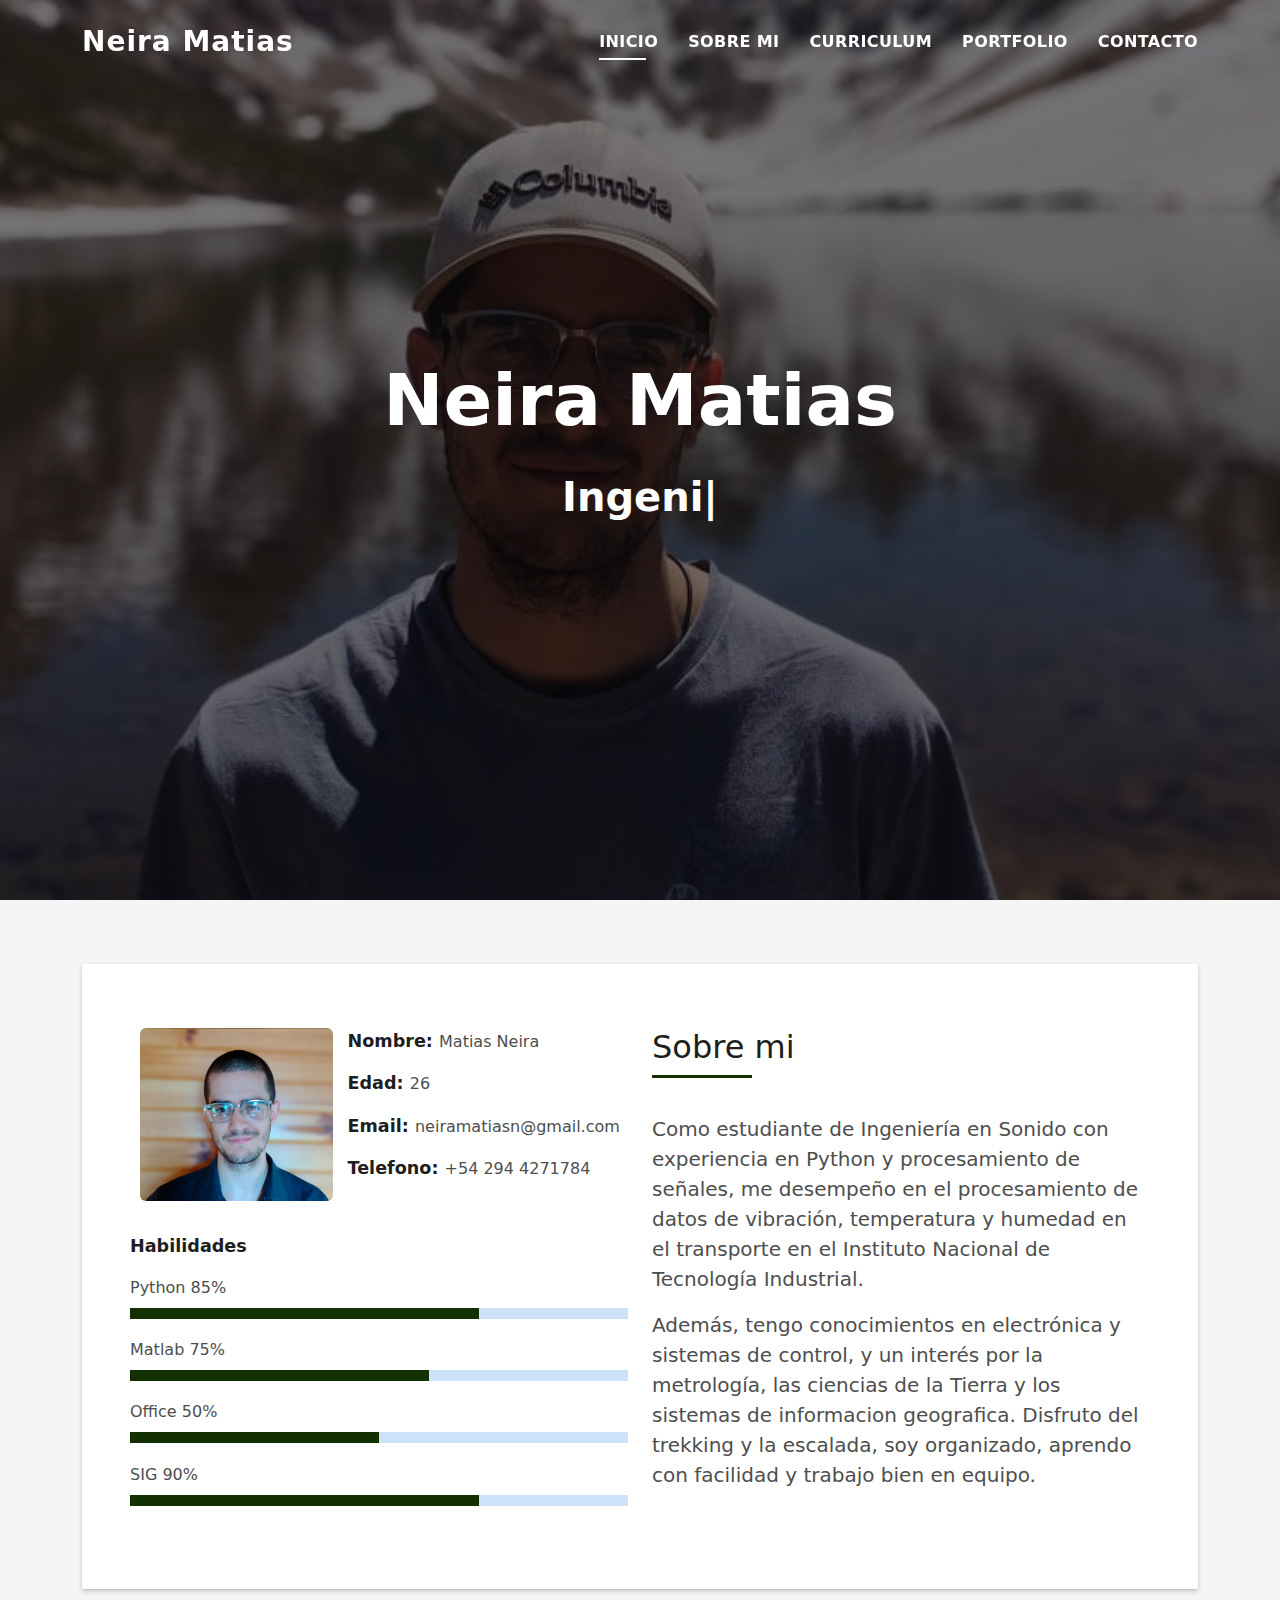
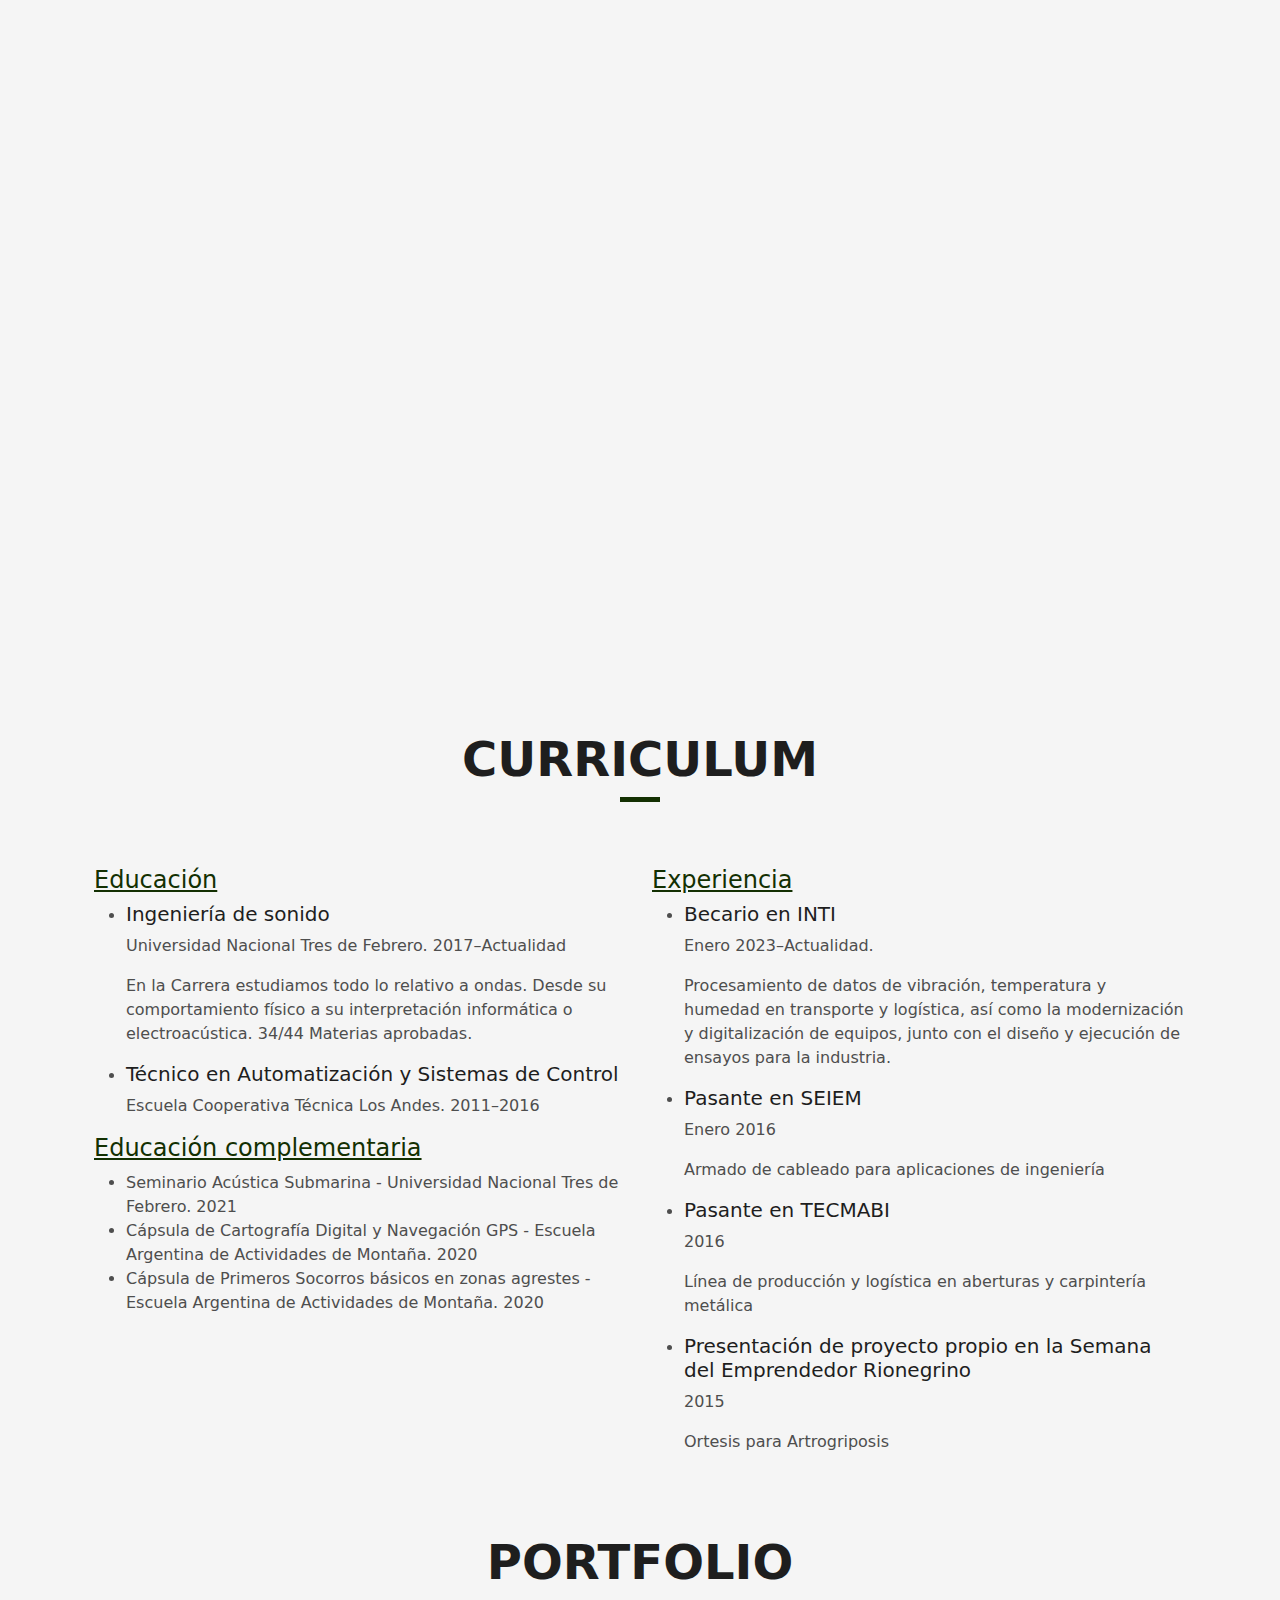
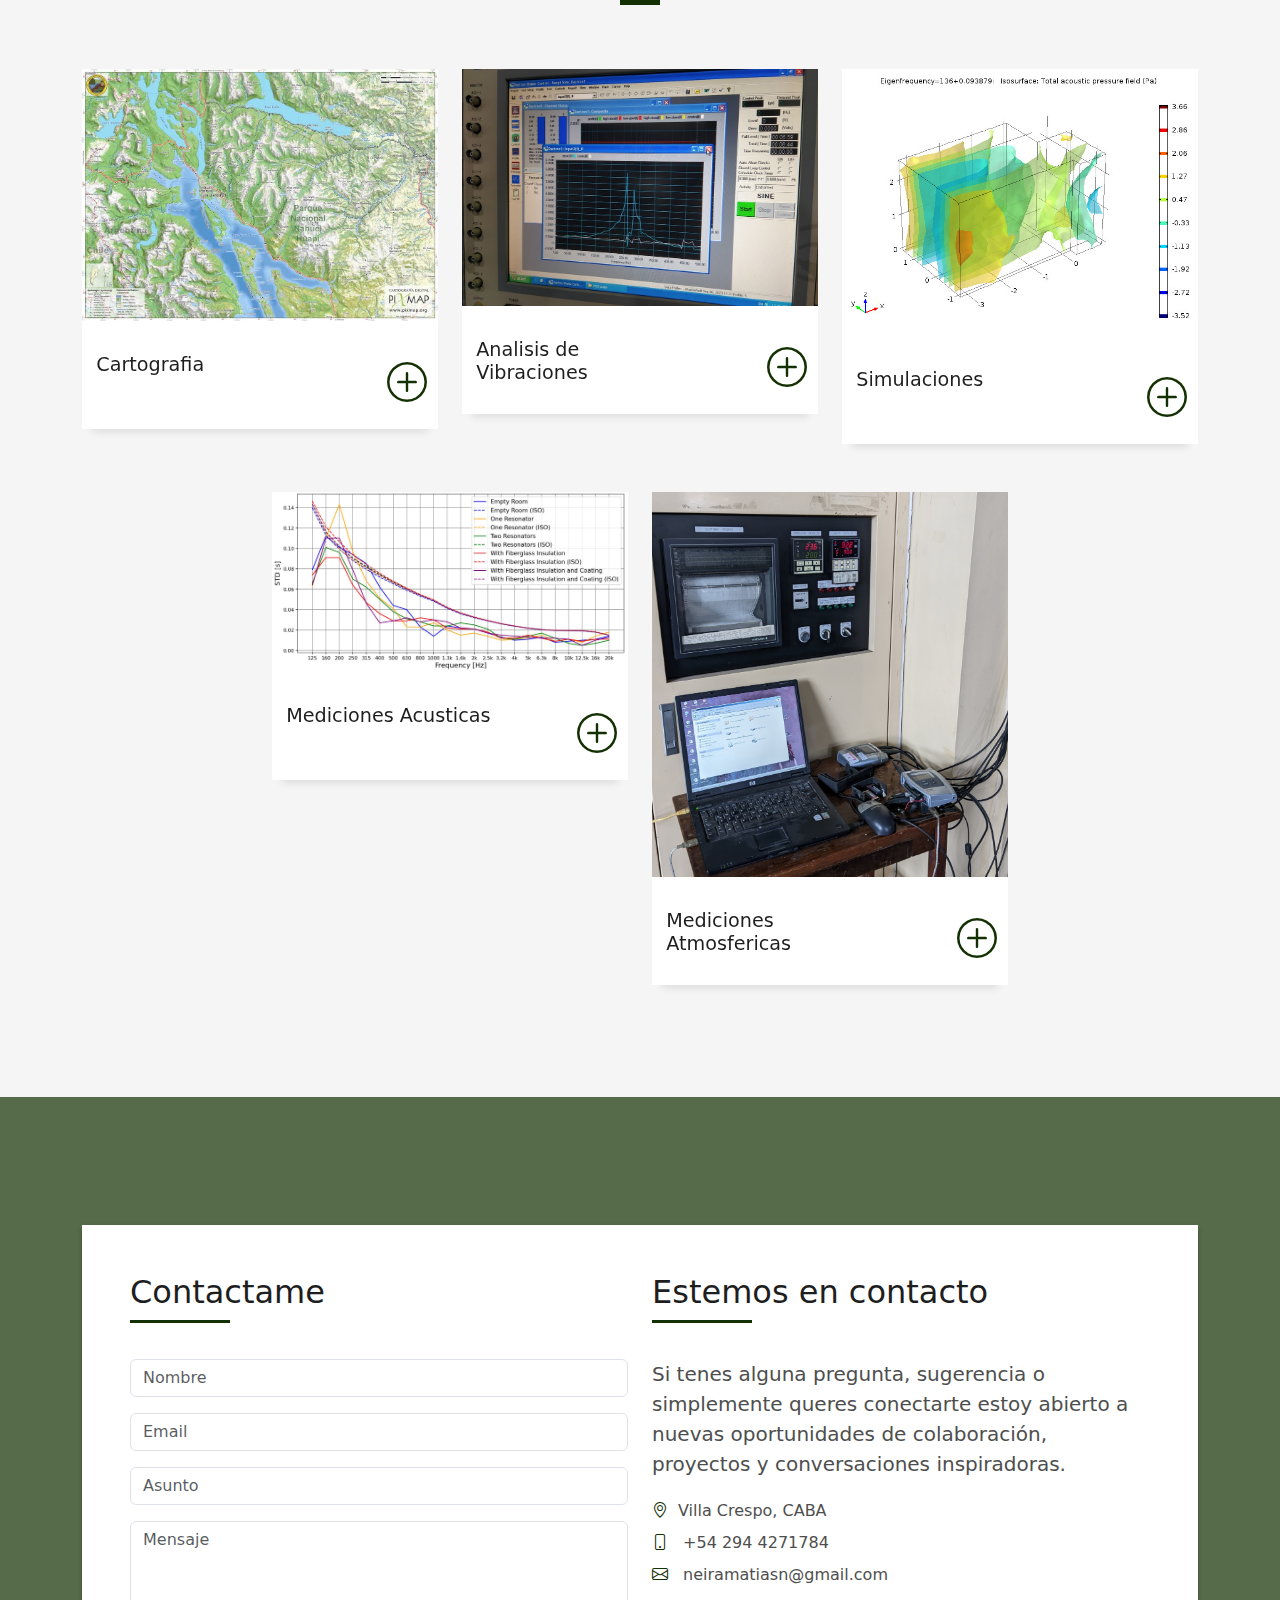
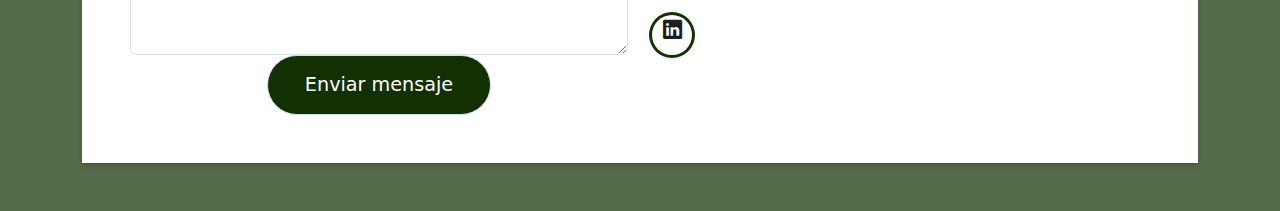
<file: index.html>
<!DOCTYPE html>
<html lang="en">

<head>
  <meta charset="utf-8">
  <meta content="width=device-width, initial-scale=1.0" name="viewport">

  <title>Neira Matias</title>
  <meta content="" name="description">
  <meta content="" name="keywords">

  <!-- Favicons -->
  <link href="assets/img/favicon.png" rel="icon">
  <link href="assets/img/apple-touch-icon.png" rel="apple-touch-icon">

  <!-- Vendor CSS Files -->
  <link href="assets/vendor/bootstrap/css/bootstrap.min.css" rel="stylesheet">
  <link href="assets/vendor/bootstrap-icons/bootstrap-icons.css" rel="stylesheet">
  <link href="assets/vendor/glightbox/css/glightbox.min.css" rel="stylesheet">
  <link href="assets/vendor/swiper/swiper-bundle.min.css" rel="stylesheet">

  <!-- Template Main CSS File -->
  <link href="assets/css/style.css" rel="stylesheet">

  <!-- =======================================================
  * Template Name: DevFolio
  * Template URL: https://bootstrapmade.com/devfolio-bootstrap-portfolio-html-template/
  * Updated: Mar 17 2024 with Bootstrap v5.3.3
  * Author: BootstrapMade.com
  * License: https://bootstrapmade.com/license/
  ======================================================== -->
</head>

<body>

  <!-- ======= Header ======= -->
  <header id="header" class="fixed-top">
    <div class="container d-flex align-items-center justify-content-between">

      <h1 class="logo"><a href="index.html">Neira Matias</a></h1>
      <!-- Uncomment below if you prefer to use an image logo -->
      <!-- <a href="index.html" class="logo"><img src="assets/img/logo.png" alt="" class="img-fluid"></a>-->

      <nav id="navbar" class="navbar">
        <ul>
          <li><a class="nav-link scrollto active" href="#hero">Inicio</a></li>
          <li><a class="nav-link scrollto" href="#about">Sobre mi</a></li>
          <li><a class="nav-link scrollto" href="#resume">Curriculum</a></li>
          <li><a class="nav-link scrollto " href="#work">Portfolio</a></li>
          <li><a class="nav-link scrollto" href="#contact">Contacto</a></li>
        </ul>
        <i class="bi bi-list mobile-nav-toggle"></i>
      </nav><!-- .navbar -->

    </div>
  </header><!-- End Header -->

  <!-- ======= Hero Section ======= -->
  <div id="hero" class="hero route bg-image" style="background-image: url(assets/img/hero-bg.jpg)">
    <div class="overlay-itro"></div>
    <div class="hero-content display-table">
      <div class="table-cell">
        <div class="container">
          <!--<p class="display-6 color-d">Hello, world!</p>-->
          <h1 class="hero-title mb-4">Neira Matias</h1>
          <p class="hero-subtitle"><span class="typed" data-typed-items="Ingeniero Acustico, Tecnico en Automatizacion"></span></p>
          <!-- <p class="pt-3"><a class="btn btn-primary btn js-scroll px-4" href="#about" role="button">Learn More</a></p> -->
        </div>
      </div>
    </div>
  </div><!-- End Hero Section -->

  <main id="main">

    <!-- ======= About Section ======= -->
    <section id="about" class="about-mf sect-pt4 route">
      <div class="container">
        <div class="row">
          <div class="col-sm-12">
            <div class="box-shadow-full">
              <div class="row">
                <div class="col-md-6">
                  <div class="row">
                    <div class="col-sm-6 col-md-5">
                      <div class="about-img">
                        <img src="assets/img/testimonial-2.jpg" class="img-fluid rounded b-shadow-a" alt="">
                      </div>
                    </div>
                    <div class="col-sm-6 col-md-7">
                      <div class="about-info">
                        <p><span class="title-s">Nombre: </span> <span>Matias Neira</span></p>
                        <p><span class="title-s">Edad: </span> <span>26</span></p>
                        <p><span class="title-s">Email: </span> <span>neiramatiasn@gmail.com</span></p>
                        <p><span class="title-s">Telefono: </span> <span>+54 294 4271784</span></p>
                      </div>
                    </div>
                  </div>
                  <div class="skill-mf">
                    <p class="title-s">Habilidades</p>
                    <span>Python</span> <span class="pull-right">85%</span>
                    <div class="progress">
                      <div class="progress-bar" role="progressbar" style="width: 70%;" aria-valuenow="70" aria-valuemin="0" aria-valuemax="100"></div>
                    </div>
                    <span>Matlab</span> <span class="pull-right">75%</span>
                    <div class="progress">
                      <div class="progress-bar" role="progressbar" style="width: 60%" aria-valuenow="60" aria-valuemin="0" aria-valuemax="100"></div>
                    </div>
                    <span>Office</span> <span class="pull-right">50%</span>
                    <div class="progress">
                      <div class="progress-bar" role="progressbar" style="width: 50%" aria-valuenow="50" aria-valuemin="0" aria-valuemax="100"></div>
                    </div>
                    <span>SIG</span> <span class="pull-right">90%</span>
                    <div class="progress">
                      <div class="progress-bar" role="progressbar" style="width: 70%" aria-valuenow="70" aria-valuemin="0" aria-valuemax="100"></div>
                    </div>
                  </div>
                </div>
                <div class="col-md-6">
                  <div class="about-me pt-4 pt-md-0">
                    <div class="title-box-2">
                      <h5 class="title-left">
                        Sobre mi
                      </h5>
                    </div>
                    <p class="lead">
                      Como estudiante de Ingeniería en Sonido con experiencia en Python y procesamiento de señales, me desempeño en el
		      procesamiento de datos de vibración, temperatura y humedad en el transporte en el Instituto Nacional de Tecnología
		      Industrial.
                    </p>
                    <p class="lead">
                      Además, tengo conocimientos en electrónica y sistemas de control, y un interés por la metrología, las ciencias
		      de la Tierra y los sistemas de informacion geografica. Disfruto del trekking y la escalada, soy organizado, aprendo con facilidad y trabajo bien en equipo.
                    </p>
                   </div>
                </div>
            </div>
          </div>
          <!-- Reproductor de video -->
<iframe width="1120" height="630" src="https://www.youtube.com/embed/An_3GiYo6O8?si=mH2MKHcDOM0GxKk8" title="YouTube video player" frameborder="0" allow="accelerometer; autoplay; clipboard-write; encrypted-media; gyroscope; picture-in-picture; web-share" referrerpolicy="strict-origin-when-cross-origin" allowfullscreen style="display: block; margin: 0 auto;"></iframe>
    </section><!-- End About Section -->

<!-- ======= Resume Section ======= -->
<section id="resume" class="portfolio-mf sect-pt4 route">
    <div class="container">
        <div class="row">
            <div class="col-sm-12">
                <div class="title-box text-center">
                    <h3 class="title-a">
                        Curriculum
                    </h3>
                    <div class="line-mf"></div>
                </div>
            </div>
        </div>

        <div class="container" data-aos="fade-up">
            <div class="row">
                <div class="col-md-6">
                    <div class="resume-item">
                        <h4 style="color: #133002; text-decoration: underline;">Educación</h4>
                        <ul>
                            <li>
                                <h5>Ingeniería de sonido</h5>
                                <p>Universidad Nacional Tres de Febrero. 2017–Actualidad</p>
                                <p>En la Carrera estudiamos todo lo relativo a ondas. Desde su comportamiento físico a su interpretación informática o electroacústica. 34/44 Materias aprobadas.</p>
                            </li>
                            <li>
                                <h5>Técnico en Automatización y Sistemas de Control</h5>
                                <p>Escuela Cooperativa Técnica Los Andes. 2011–2016</p>
                            </li>
                        </ul>
                    </div>
                    <div class="resume-item">
                        <h4 style="color: #133002; text-decoration: underline;">Educación complementaria</h4>
                        <ul>
                            <li>Seminario Acústica Submarina - Universidad Nacional Tres de Febrero. 2021</li>
                            <li>Cápsula de Cartografía Digital y Navegación GPS - Escuela Argentina de Actividades de Montaña. 2020</li>
                            <li>Cápsula de Primeros Socorros básicos en zonas agrestes - Escuela Argentina de Actividades de Montaña. 2020</li>
                        </ul>
                    </div>
                </div>
                <div class="col-md-6">
                    <div class="resume-item">
                        <h4 style="color: #133002; text-decoration: underline;">Experiencia</h4>
                        <ul>
                            <li>
                                <h5>Becario en INTI</h5>
                                <p>Enero 2023–Actualidad.</p>
                                <p>Procesamiento de datos de vibración, temperatura y humedad en transporte y logística, así como la modernización y digitalización de equipos, junto con el diseño y ejecución de ensayos para la industria.</p>
                            </li>
                            <li>
                                <h5>Pasante en SEIEM</h5>
                                <p>Enero 2016</p>
                                <p>Armado de cableado para aplicaciones de ingeniería</p>
                            </li>
                            <li>
                                <h5>Pasante en TECMABI</h5>
                                <p>2016</p>
                                <p>Línea de producción y logística en aberturas y carpintería metálica</p>
                            </li>
                            <li>
                                <h5>Presentación de proyecto propio en la Semana del Emprendedor Rionegrino</h5>
                                <p>2015</p>
                                <p>Ortesis para Artrogriposis</p>
                            </li>
                        </ul>
                    </div>
                </div>
            </div>
        </div>
    </div>
</section><!-- End Resume Section -->




    <!-- ======= Portfolio Section ======= -->
    <section id="work" class="portfolio-mf sect-pt4 route">
      <div class="container">
        <div class="row">
          <div class="col-sm-12">
            <div class="title-box text-center">
              <h3 class="title-a">
                Portfolio
              </h3>

              <div class="line-mf"></div>
            </div>
          </div>
        </div>
        <div class="row">
          <div class="col-md-4">
            <div class="work-box">
              <a href="assets/img/work-1.jpg" data-gallery="portfolioGallery" class="portfolio-lightbox">
                <div class="work-img">
                  <img src="assets/img/work-1.jpg" alt="" class="img-fluid">
                </div>
              </a>
              <div class="work-content">
                <div class="row">
                  <div class="col-sm-8">
                    <h2 class="w-title">Cartografia</h2>
                    <div class="w-more">
                      <span class="w-ctegory"></span> <span class="w-date"></span>
                    </div>
                  </div>
                  <div class="col-sm-4">
                    <div class="w-like">
                      <a href="cartografia.html"> <span class="bi bi-plus-circle"></span></a>
                    </div>
                  </div>
                </div>
              </div>
            </div>
          </div>
          <div class="col-md-4">
            <div class="work-box">
              <a href="assets/img/pantalla.jpg" data-gallery="portfolioGallery" class="portfolio-lightbox">
                <div class="work-img">
                  <img src="assets/img/pantalla.jpg" alt="" class="img-fluid">
                </div>
              </a>
              <div class="work-content">
                <div class="row">
                  <div class="col-sm-8">
                    <h2 class="w-title">Analisis de Vibraciones</h2>
                    <div class="w-more">
                      <span class="w-ctegory"></span> <span class="w-date"></span>
                    </div>
                  </div>
                  <div class="col-sm-4">
                    <div class="w-like">
                      <a href="vibraciones.html"> <span class="bi bi-plus-circle"></span></a>
                    </div>
                  </div>
                </div>
              </div>
            </div>
          </div>
          <div class="col-md-4">
            <div class="work-box">
              <a href="assets/img/isosurface136.jpeg" data-gallery="portfolioGallery" class="portfolio-lightbox">
                <div class="work-img">
                  <img src="assets/img/isosurface136.jpeg" alt="" class="img-fluid">
                </div>
              </a>
              <div class="work-content">
                <div class="row">
                  <div class="col-sm-8">
                    <h2 class="w-title">Simulaciones</h2>
                    <div class="w-more">
                      <span class="w-ctegory"></span> <span class="w-date"></span>
                    </div>
                  </div>
                  <div class="col-sm-4">
                    <div class="w-like">
                      <a href="simulaciones.html"> <span class="bi bi-plus-circle"></span></a>
                    </div>
                  </div>
                </div>
              </div>
            </div>
          </div>
<div class="container">
  <div class="row justify-content-center">
          <div class="col-md-4">
            <div class="work-box">
              <a href="assets/img/stdokkkk.jpeg" data-gallery="portfolioGallery" class="portfolio-lightbox">
                <div class="work-img">
                  <img src="assets/img/stdokkkk.jpeg" alt="" class="img-fluid">
                </div>
              </a>
              <div class="work-content">
                <div class="row">
                  <div class="col-sm-8">
                    <h2 class="w-title">Mediciones Acusticas</h2>
                    <div class="w-more">
                      <span class="w-ctegory"></span> <span class="w-date"></span>
                    </div>
                  </div>
                  <div class="col-sm-4">
                    <div class="w-like">
                      <a href="acusticas.html"> <span class="bi bi-plus-circle"></span></a>
                    </div>
                  </div>
                </div>
              </div>
            </div>
          </div>
          
          <div class="col-md-4">
            <div class="work-box">
              <a href="assets/img/rotronic.jpg" data-gallery="portfolioGallery" class="portfolio-lightbox">
                <div class="work-img">
                  <img src="assets/img/rotronic.jpg" alt="" class="img-fluid">
                </div>
              </a>
              <div class="work-content">
                <div class="row">
                  <div class="col-sm-8">
                    <h2 class="w-title">Mediciones Atmosfericas</h2>
                    <div class="w-more">
                      <span class="w-ctegory"></span> <span class="w-date"></span>
                    </div>
                  </div>
                  <div class="col-sm-4">
                    <div class="w-like">
                      <a href="atmosfericas.html"> <span class="bi bi-plus-circle"></span></a>
                    </div>
                  </div>
                </div>
              </div>
            </div>
          </div>

        </div>
      </div>
    </section><!-- End Portfolio Section -->

    <!-- ======= Contact Section ======= -->
    <section id="contact" class="paralax-mf footer-paralax bg-image sect-mt4 route" style="background-image: url(assets/img/overlay-bg.jpg)">
      <div class="overlay-mf"></div>
      <div class="container">
        <div class="row">
          <div class="col-sm-12">
            <div class="contact-mf">
              <div id="contact" class="box-shadow-full">
                <div class="row">
                  <div class="col-md-6">
                    <div class="title-box-2">
                      <h5 class="title-left">
                        Contactame
                      </h5>
                    </div>
                    <div>
                      <form action="https://formspree.io/f/xpwaeebq" method="POST">
			  <div class="row">
			    <div class="col-md-12 mb-3">
			      <div class="form-group">
			        <input type="text" name="name" class="form-control" id="name" placeholder="Nombre" required>
			      </div>
			    </div>
			    <div class="col-md-12 mb-3">
			      <div class="form-group">
			        <input type="email" class="form-control" name="email" id="email" placeholder="Email" required>
			      </div>
			    </div>
			    <div class="col-md-12 mb-3">
			      <div class="form-group">
			        <input type="text" class="form-control" name="subject" id="subject" placeholder="Asunto" required>
			      </div>
			    </div>
			    <div class="col-md-12">
			      <div class="form-group">
			        <textarea class="form-control" name="message" rows="5" placeholder="Mensaje" required></textarea>
			      </div>
			    </div>
			    <div class="col-md-12 text-center">
			      <button type="submit" class="button button-a button-big button-rouded">Enviar mensaje</button>
			    </div>
			  </div>
			</form>
                    </div>
                  </div>
                  <div class="col-md-6">
                    <div class="title-box-2 pt-4 pt-md-0">
                      <h5 class="title-left">
                        Estemos en contacto
                      </h5>
                    </div>
                    <div class="more-info">
                      <p class="lead">
                        Si tenes alguna pregunta, sugerencia o simplemente queres conectarte estoy abierto a nuevas oportunidades de colaboración, proyectos y conversaciones inspiradoras.
                      </p>
                      <ul class="list-ico">
                        <li><span class="bi bi-geo-alt"></span>Villa Crespo, CABA</li>
                        <li><span class="bi bi-phone"></span> +54 294 4271784</li>
                        <li><span class="bi bi-envelope"></span> neiramatiasn@gmail.com</li>
                      </ul>
                    </div>
                    <div class="socials">
                      <ul>
                        <li><a href="https://www.linkedin.com/in/matiasneira"><span class="ico-circle"><i class="bi bi-linkedin"></i></span></a></li>
                      </ul>
                    </div>
                  </div>
                </div>
              </div>
            </div>
          </div>
        </div>
      </div>
    </section><!-- End Contact Section -->

  </main><!-- End #main -->

 
  <div id="preloader"></div>
  <a href="#" class="back-to-top d-flex align-items-center justify-content-center"><i class="bi bi-arrow-up-short"></i></a>

  <!-- Vendor JS Files -->
  <script src="assets/vendor/purecounter/purecounter_vanilla.js"></script>
  <script src="assets/vendor/bootstrap/js/bootstrap.bundle.min.js"></script>
  <script src="assets/vendor/glightbox/js/glightbox.min.js"></script>
  <script src="assets/vendor/swiper/swiper-bundle.min.js"></script>
  <script src="assets/vendor/typed.js/typed.umd.js"></script>
  <script src="assets/vendor/php-email-form/validate.js"></script>

  <!-- Template Main JS File -->
  <script src="assets/js/main.js"></script>

</body>

</html>
</file>
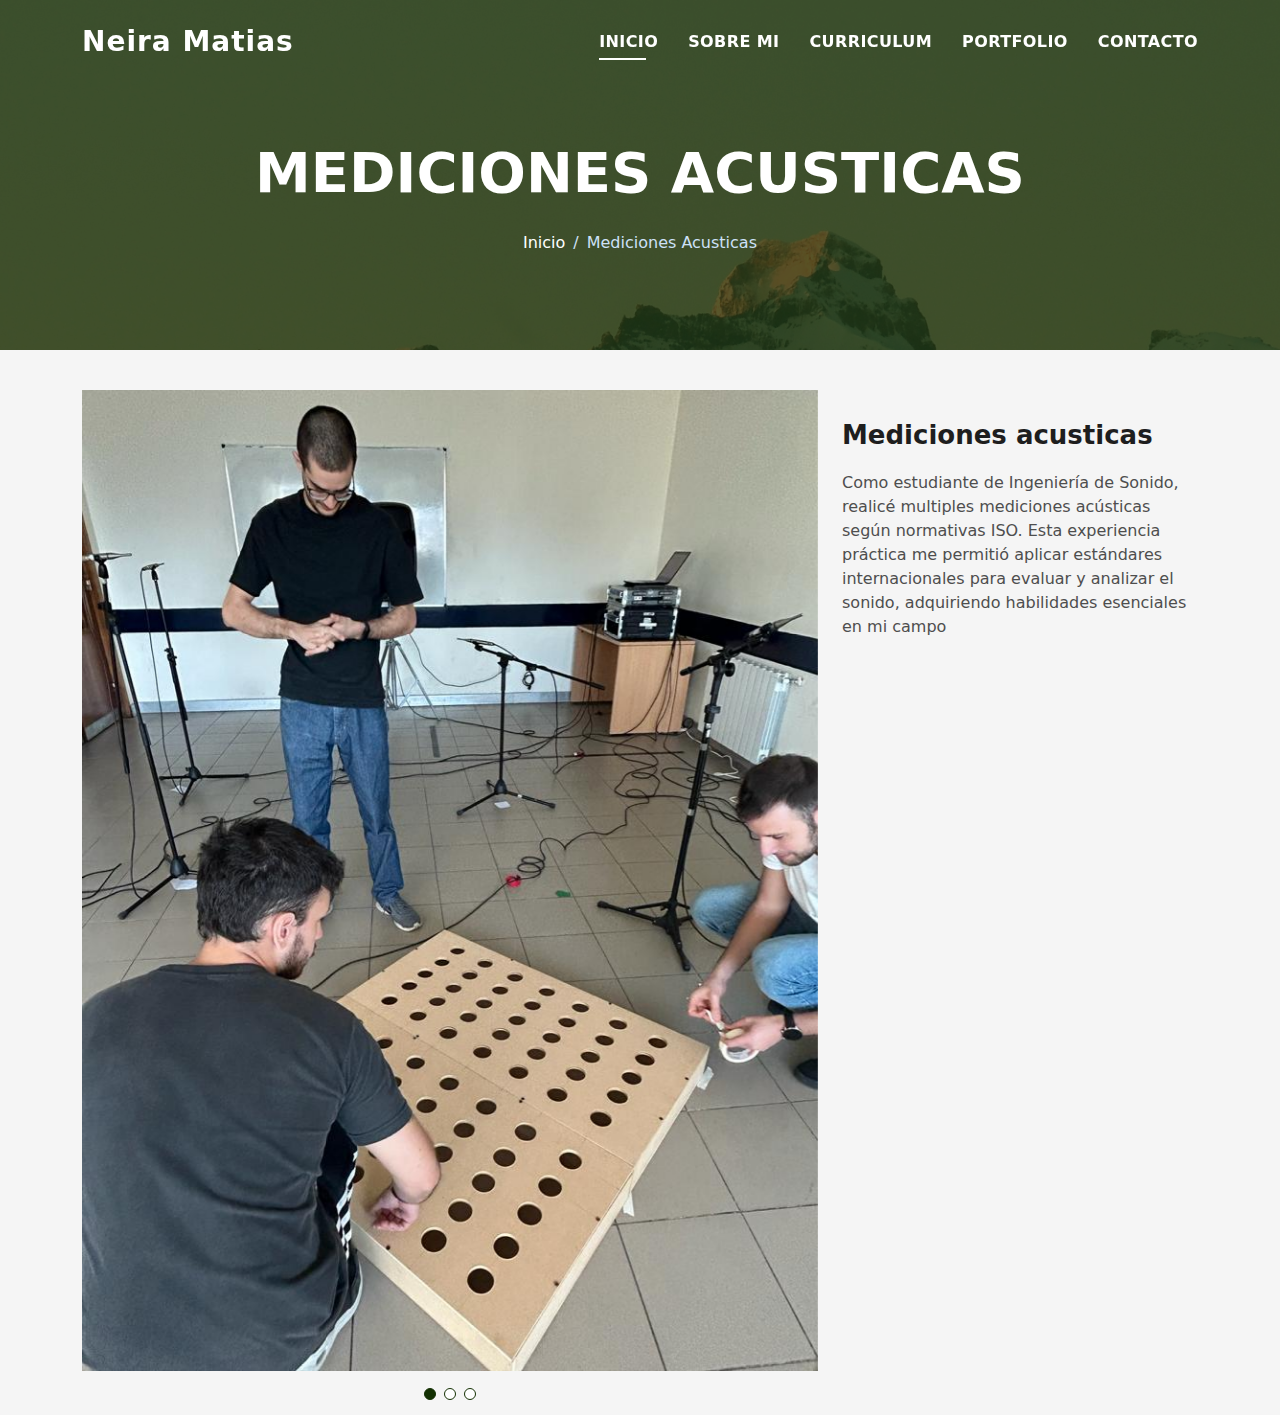
<file: acusticas.html>
<!DOCTYPE html>
<html lang="en">

<head>
  <meta charset="utf-8">
  <meta content="width=device-width, initial-scale=1.0" name="viewport">

   <title>Neira Matias</title>
  <meta content="" name="description">
  <meta content="" name="keywords">

  <!-- Favicons -->
  <link href="assets/img/favicon.png" rel="icon">
  <link href="assets/img/apple-touch-icon.png" rel="apple-touch-icon">

  <!-- Vendor CSS Files -->
  <link href="assets/vendor/bootstrap/css/bootstrap.min.css" rel="stylesheet">
  <link href="assets/vendor/bootstrap-icons/bootstrap-icons.css" rel="stylesheet">
  <link href="assets/vendor/glightbox/css/glightbox.min.css" rel="stylesheet">
  <link href="assets/vendor/swiper/swiper-bundle.min.css" rel="stylesheet">

  <!-- Template Main CSS File -->
  <link href="assets/css/style.css" rel="stylesheet">

  <!-- =======================================================
  * Template Name: DevFolio
  * Template URL: https://bootstrapmade.com/devfolio-bootstrap-portfolio-html-template/
  * Updated: Mar 17 2024 with Bootstrap v5.3.3
  * Author: BootstrapMade.com
  * License: https://bootstrapmade.com/license/
  ======================================================== -->
</head>

<body>


  <!-- ======= Header ======= -->
  <header id="header" class="fixed-top">
    <div class="container d-flex align-items-center justify-content-between">

      <h1 class="logo"><a href="index.html">Neira Matias</a></h1>
      <!-- Uncomment below if you prefer to use an image logo -->
      <!-- <a href="index.html" class="logo"><img src="assets/img/logo.png" alt="" class="img-fluid"></a>-->

      <nav id="navbar" class="navbar">
        <ul>
          <li><a class="nav-link scrollto active" href="index.html#hero">Inicio</a></li>
          <li><a class="nav-link scrollto" href="index.html#about">Sobre mi</a></li>
          <li><a class="nav-link scrollto" href="index.html#resume">Curriculum</a></li>
          <li><a class="nav-link scrollto " href="index.html#work">Portfolio</a></li>
          <li><a class="nav-link scrollto" href="index.html#contact">Contacto</a></li>
        </ul>
        <i class="bi bi-list mobile-nav-toggle"></i>
      </nav><!-- .navbar -->

    </div>
  </header><!-- End Header -->

  <div class="hero hero-single route bg-image" style="background-image: url(assets/img/overlay-bg.jpg)">
    <div class="overlay-mf"></div>
    <div class="hero-content display-table">
      <div class="table-cell">
        <div class="container">
          <h2 class="hero-title mb-4">Mediciones Acusticas</h2>
          <ol class="breadcrumb d-flex justify-content-center">
            <li class="breadcrumb-item">
              <a href="index.html">Inicio</a>
            </li>
            <li class="breadcrumb-item active">Mediciones Acusticas</li>
          </ol>
        </div>
      </div>
    </div>
  </div>

  <main id="main">

    <!-- ======= Portfolio Details Section ======= -->
    <section id="portfolio-details" class="portfolio-details">
      <div class="container">

        <div class="row gy-4">

          <div class="col-lg-8">
            <div class="portfolio-details-slider swiper">
              <div class="swiper-wrapper align-items-center">

                <div class="swiper-slide">
                  <img src="assets/img/muchachos 2.jpeg" alt="">
                </div>

                <div class="swiper-slide">
                  <img src="assets/img/mic.jpeg" alt="">
                </div>

                <div class="swiper-slide">
                  <img src="assets/img/stdokkkk.jpeg" alt="">
                </div>

              </div>
              <div class="swiper-pagination"></div>
            </div>
          </div>

          <div class="col-lg-4">
            <div class="portfolio-description">
              <h2>Mediciones acusticas</h2>
              <p>
                Como estudiante de Ingeniería de Sonido, realicé multiples mediciones acústicas según normativas ISO. Esta experiencia práctica me permitió aplicar estándares internacionales para evaluar y analizar el sonido, adquiriendo habilidades esenciales en mi campo
        </p>
            </div>
          </div>

        </div>

      </div>
    </section><!-- End Portfolio Details Section -->

  </main><!-- End #main -->

  <div id="preloader"></div>
  <a href="#" class="back-to-top d-flex align-items-center justify-content-center"><i class="bi bi-arrow-up-short"></i></a>

  <!-- Vendor JS Files -->
  <script src="assets/vendor/purecounter/purecounter_vanilla.js"></script>
  <script src="assets/vendor/bootstrap/js/bootstrap.bundle.min.js"></script>
  <script src="assets/vendor/glightbox/js/glightbox.min.js"></script>
  <script src="assets/vendor/swiper/swiper-bundle.min.js"></script>
  <script src="assets/vendor/typed.js/typed.umd.js"></script>
  <script src="assets/vendor/php-email-form/validate.js"></script>

  <!-- Template Main JS File -->
  <script src="assets/js/main.js"></script>

</body>

</html>
</file>
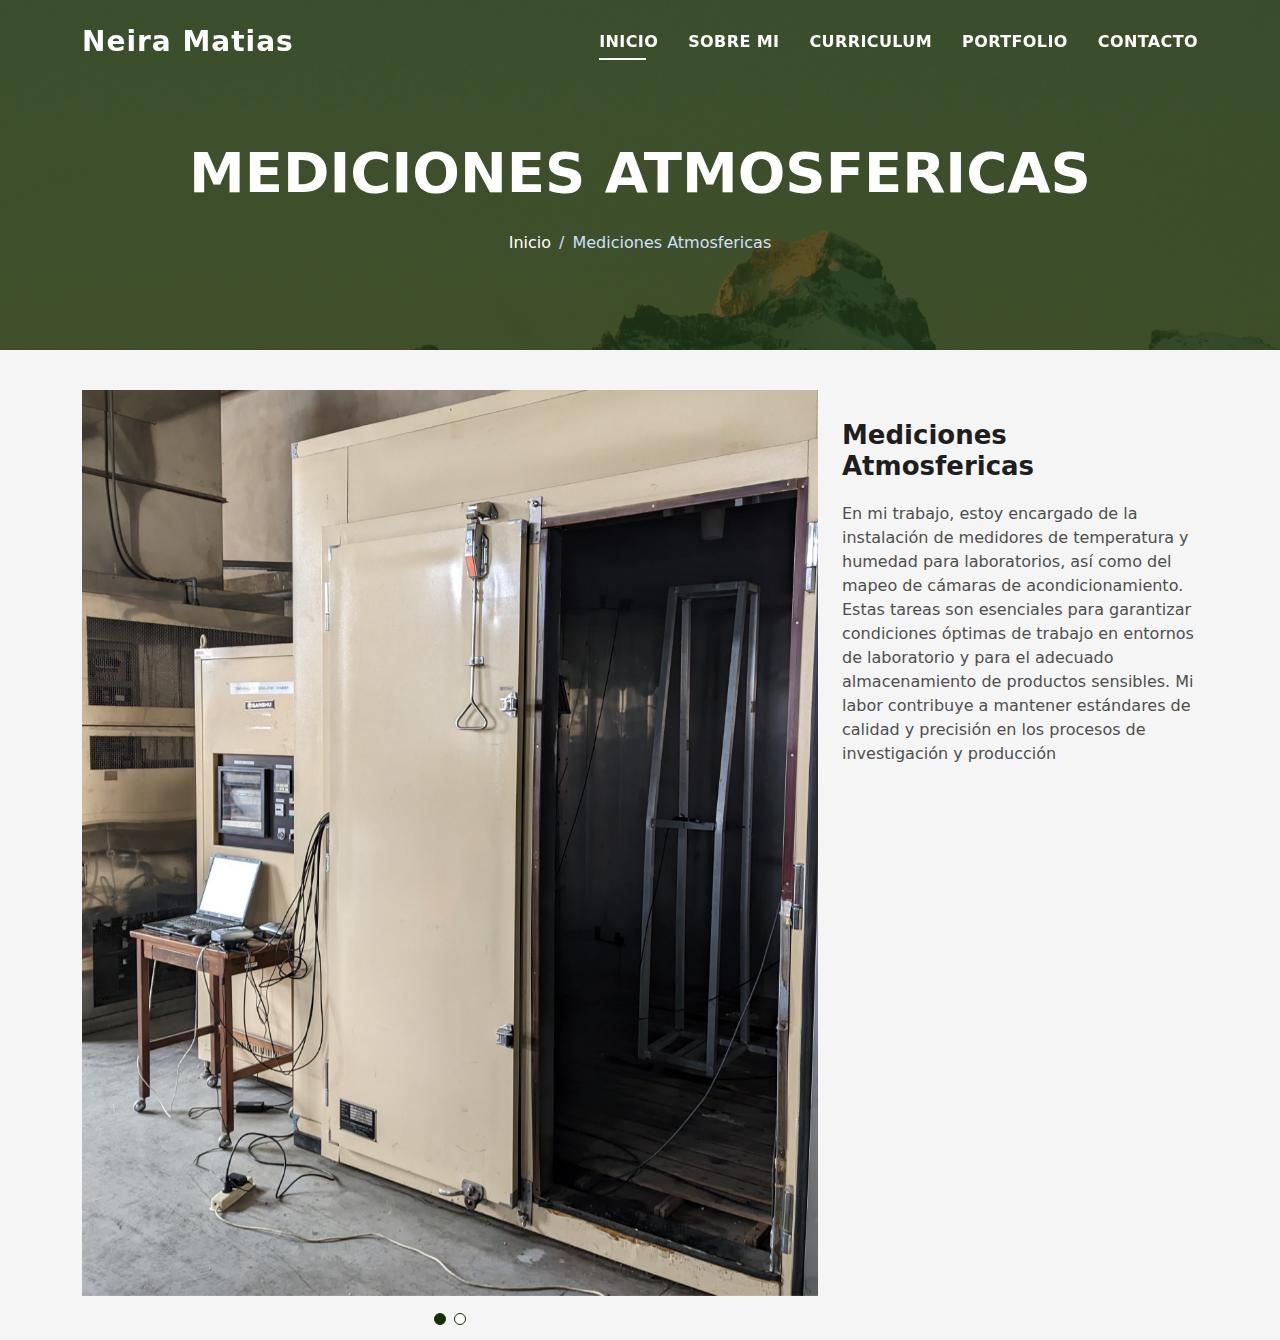
<file: atmosfericas.html>
<!DOCTYPE html>
<html lang="en">

<head>
  <meta charset="utf-8">
  <meta content="width=device-width, initial-scale=1.0" name="viewport">

   <title>Neira Matias</title>
  <meta content="" name="description">
  <meta content="" name="keywords">

  <!-- Favicons -->
  <link href="assets/img/favicon.png" rel="icon">
  <link href="assets/img/apple-touch-icon.png" rel="apple-touch-icon">

  <!-- Vendor CSS Files -->
  <link href="assets/vendor/bootstrap/css/bootstrap.min.css" rel="stylesheet">
  <link href="assets/vendor/bootstrap-icons/bootstrap-icons.css" rel="stylesheet">
  <link href="assets/vendor/glightbox/css/glightbox.min.css" rel="stylesheet">
  <link href="assets/vendor/swiper/swiper-bundle.min.css" rel="stylesheet">

  <!-- Template Main CSS File -->
  <link href="assets/css/style.css" rel="stylesheet">

  <!-- =======================================================
  * Template Name: DevFolio
  * Template URL: https://bootstrapmade.com/devfolio-bootstrap-portfolio-html-template/
  * Updated: Mar 17 2024 with Bootstrap v5.3.3
  * Author: BootstrapMade.com
  * License: https://bootstrapmade.com/license/
  ======================================================== -->
</head>

<body>


  <!-- ======= Header ======= -->
  <header id="header" class="fixed-top">
    <div class="container d-flex align-items-center justify-content-between">

      <h1 class="logo"><a href="index.html">Neira Matias</a></h1>
      <!-- Uncomment below if you prefer to use an image logo -->
      <!-- <a href="index.html" class="logo"><img src="assets/img/logo.png" alt="" class="img-fluid"></a>-->

      <nav id="navbar" class="navbar">
        <ul>
          <li><a class="nav-link scrollto active" href="index.html#hero">Inicio</a></li>
          <li><a class="nav-link scrollto" href="index.html#about">Sobre mi</a></li>
          <li><a class="nav-link scrollto" href="index.html#resume">Curriculum</a></li>
          <li><a class="nav-link scrollto " href="index.html#work">Portfolio</a></li>
          <li><a class="nav-link scrollto" href="index.html#contact">Contacto</a></li>
        </ul>
        <i class="bi bi-list mobile-nav-toggle"></i>
      </nav><!-- .navbar -->

    </div>
  </header><!-- End Header -->

  <div class="hero hero-single route bg-image" style="background-image: url(assets/img/overlay-bg.jpg)">
    <div class="overlay-mf"></div>
    <div class="hero-content display-table">
      <div class="table-cell">
        <div class="container">
          <h2 class="hero-title mb-4">Mediciones Atmosfericas</h2>
          <ol class="breadcrumb d-flex justify-content-center">
            <li class="breadcrumb-item">
              <a href="index.html">Inicio</a>
            </li>
            <li class="breadcrumb-item active">Mediciones Atmosfericas</li>
          </ol>
        </div>
      </div>
    </div>
  </div>

  <main id="main">

    <!-- ======= Portfolio Details Section ======= -->
    <section id="portfolio-details" class="portfolio-details">
      <div class="container">

        <div class="row gy-4">

          <div class="col-lg-8">
            <div class="portfolio-details-slider swiper">
              <div class="swiper-wrapper align-items-center">

                <div class="swiper-slide">
                  <img src="assets/img/camara.jpg" alt="">
                </div>

                <div class="swiper-slide">
                  <img src="assets/img/rotronic.jpg" alt="">
                </div>



              </div>
              <div class="swiper-pagination"></div>
            </div>
          </div>

          <div class="col-lg-4">
            
            <div class="portfolio-description">
              <h2>Mediciones Atmosfericas</h2>
              <p>
               En mi trabajo, estoy encargado de la instalación de medidores de temperatura y humedad para laboratorios, así como del mapeo de cámaras de acondicionamiento. Estas tareas son esenciales para garantizar condiciones óptimas de trabajo en entornos de laboratorio y para el adecuado almacenamiento de productos sensibles. Mi labor contribuye a mantener estándares de calidad y precisión en los procesos de investigación y producción
              </p>
            </div>
          </div>

        </div>

      </div>
    </section><!-- End Portfolio Details Section -->

  </main><!-- End #main -->

  <div id="preloader"></div>
  <a href="#" class="back-to-top d-flex align-items-center justify-content-center"><i class="bi bi-arrow-up-short"></i></a>

  <!-- Vendor JS Files -->
  <script src="assets/vendor/purecounter/purecounter_vanilla.js"></script>
  <script src="assets/vendor/bootstrap/js/bootstrap.bundle.min.js"></script>
  <script src="assets/vendor/glightbox/js/glightbox.min.js"></script>
  <script src="assets/vendor/swiper/swiper-bundle.min.js"></script>
  <script src="assets/vendor/typed.js/typed.umd.js"></script>
  <script src="assets/vendor/php-email-form/validate.js"></script>

  <!-- Template Main JS File -->
  <script src="assets/js/main.js"></script>

</body>

</html>
</file>
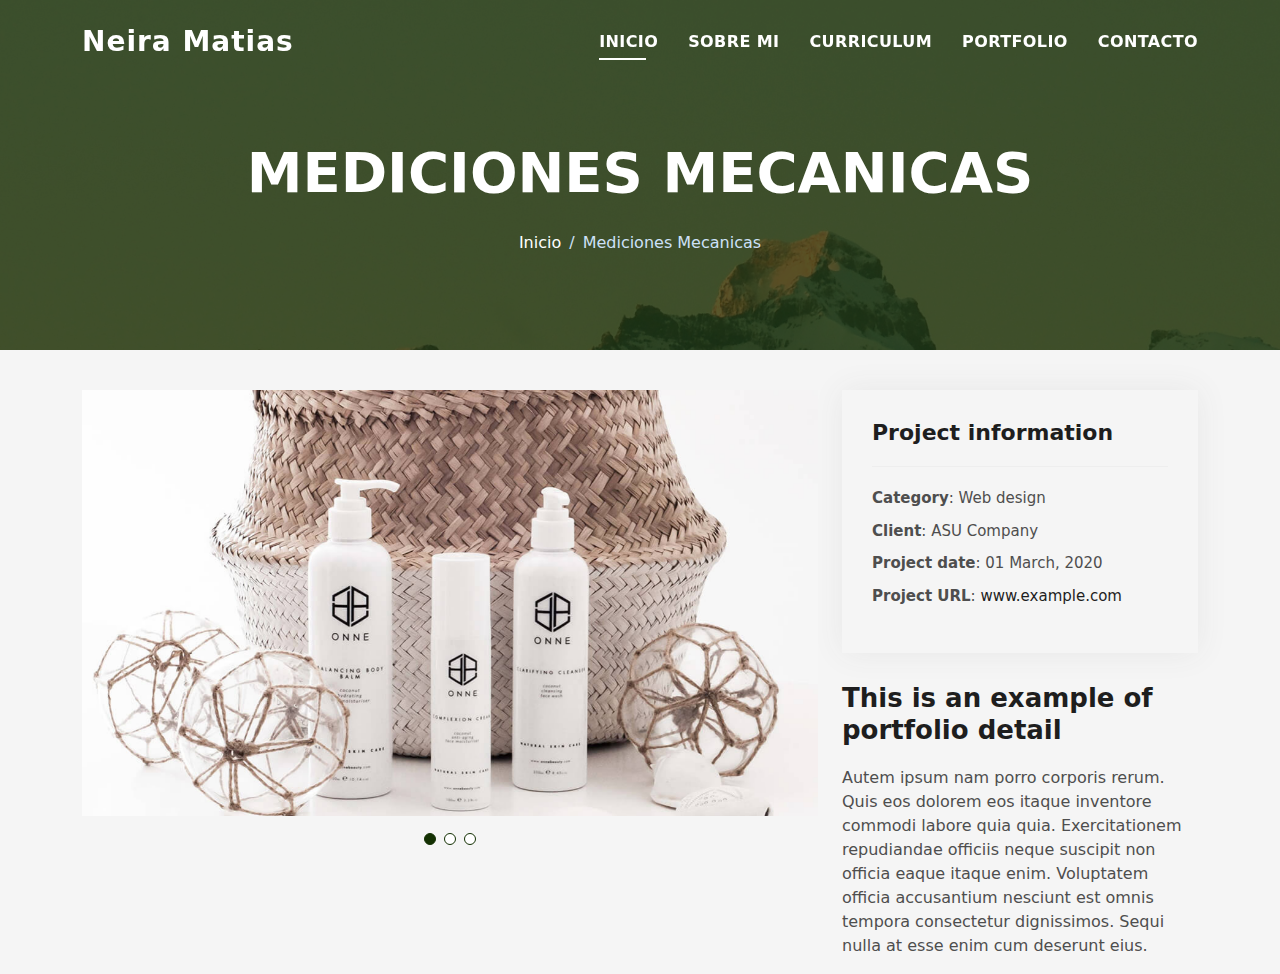
<file: mecanicas.html>
<!DOCTYPE html>
<html lang="en">

<head>
  <meta charset="utf-8">
  <meta content="width=device-width, initial-scale=1.0" name="viewport">

   <title>Neira Matias</title>
  <meta content="" name="description">
  <meta content="" name="keywords">

  <!-- Favicons -->
  <link href="assets/img/favicon.png" rel="icon">
  <link href="assets/img/apple-touch-icon.png" rel="apple-touch-icon">

  <!-- Vendor CSS Files -->
  <link href="assets/vendor/bootstrap/css/bootstrap.min.css" rel="stylesheet">
  <link href="assets/vendor/bootstrap-icons/bootstrap-icons.css" rel="stylesheet">
  <link href="assets/vendor/glightbox/css/glightbox.min.css" rel="stylesheet">
  <link href="assets/vendor/swiper/swiper-bundle.min.css" rel="stylesheet">

  <!-- Template Main CSS File -->
  <link href="assets/css/style.css" rel="stylesheet">

  <!-- =======================================================
  * Template Name: DevFolio
  * Template URL: https://bootstrapmade.com/devfolio-bootstrap-portfolio-html-template/
  * Updated: Mar 17 2024 with Bootstrap v5.3.3
  * Author: BootstrapMade.com
  * License: https://bootstrapmade.com/license/
  ======================================================== -->
</head>

<body>


  <!-- ======= Header ======= -->
  <header id="header" class="fixed-top">
    <div class="container d-flex align-items-center justify-content-between">

      <h1 class="logo"><a href="index.html">Neira Matias</a></h1>
      <!-- Uncomment below if you prefer to use an image logo -->
      <!-- <a href="index.html" class="logo"><img src="assets/img/logo.png" alt="" class="img-fluid"></a>-->

      <nav id="navbar" class="navbar">
        <ul>
          <li><a class="nav-link scrollto active" href="index.html#hero">Inicio</a></li>
          <li><a class="nav-link scrollto" href="index.html#about">Sobre mi</a></li>
          <li><a class="nav-link scrollto" href="index.html#resume">Curriculum</a></li>
          <li><a class="nav-link scrollto " href="index.html#work">Portfolio</a></li>
          <li><a class="nav-link scrollto" href="index.html#contact">Contacto</a></li>
        </ul>
        <i class="bi bi-list mobile-nav-toggle"></i>
      </nav><!-- .navbar -->

    </div>
  </header><!-- End Header -->

  <div class="hero hero-single route bg-image" style="background-image: url(assets/img/overlay-bg.jpg)">
    <div class="overlay-mf"></div>
    <div class="hero-content display-table">
      <div class="table-cell">
        <div class="container">
          <h2 class="hero-title mb-4">Mediciones Mecanicas</h2>
          <ol class="breadcrumb d-flex justify-content-center">
            <li class="breadcrumb-item">
              <a href="index.html">Inicio</a>
            </li>
            <li class="breadcrumb-item active">Mediciones Mecanicas</li>
          </ol>
        </div>
      </div>
    </div>
  </div>

  <main id="main">

    <!-- ======= Portfolio Details Section ======= -->
    <section id="portfolio-details" class="portfolio-details">
      <div class="container">

        <div class="row gy-4">

          <div class="col-lg-8">
            <div class="portfolio-details-slider swiper">
              <div class="swiper-wrapper align-items-center">

                <div class="swiper-slide">
                  <img src="assets/img/portfolio-details-1.jpg" alt="">
                </div>

                <div class="swiper-slide">
                  <img src="assets/img/portfolio-details-2.jpg" alt="">
                </div>

                <div class="swiper-slide">
                  <img src="assets/img/portfolio-details-3.jpg" alt="">
                </div>

              </div>
              <div class="swiper-pagination"></div>
            </div>
          </div>

          <div class="col-lg-4">
            <div class="portfolio-info">
              <h3>Project information</h3>
              <ul>
                <li><strong>Category</strong>: Web design</li>
                <li><strong>Client</strong>: ASU Company</li>
                <li><strong>Project date</strong>: 01 March, 2020</li>
                <li><strong>Project URL</strong>: <a href="#">www.example.com</a></li>
              </ul>
            </div>
            <div class="portfolio-description">
              <h2>This is an example of portfolio detail</h2>
              <p>
                Autem ipsum nam porro corporis rerum. Quis eos dolorem eos itaque inventore commodi labore quia quia. Exercitationem repudiandae officiis neque suscipit non officia eaque itaque enim. Voluptatem officia accusantium nesciunt est omnis tempora consectetur dignissimos. Sequi nulla at esse enim cum deserunt eius.
              </p>
            </div>
          </div>

        </div>

      </div>
    </section><!-- End Portfolio Details Section -->

  </main><!-- End #main -->

  <div id="preloader"></div>
  <a href="#" class="back-to-top d-flex align-items-center justify-content-center"><i class="bi bi-arrow-up-short"></i></a>

  <!-- Vendor JS Files -->
  <script src="assets/vendor/purecounter/purecounter_vanilla.js"></script>
  <script src="assets/vendor/bootstrap/js/bootstrap.bundle.min.js"></script>
  <script src="assets/vendor/glightbox/js/glightbox.min.js"></script>
  <script src="assets/vendor/swiper/swiper-bundle.min.js"></script>
  <script src="assets/vendor/typed.js/typed.umd.js"></script>
  <script src="assets/vendor/php-email-form/validate.js"></script>

  <!-- Template Main JS File -->
  <script src="assets/js/main.js"></script>

</body>

</html>
</file>
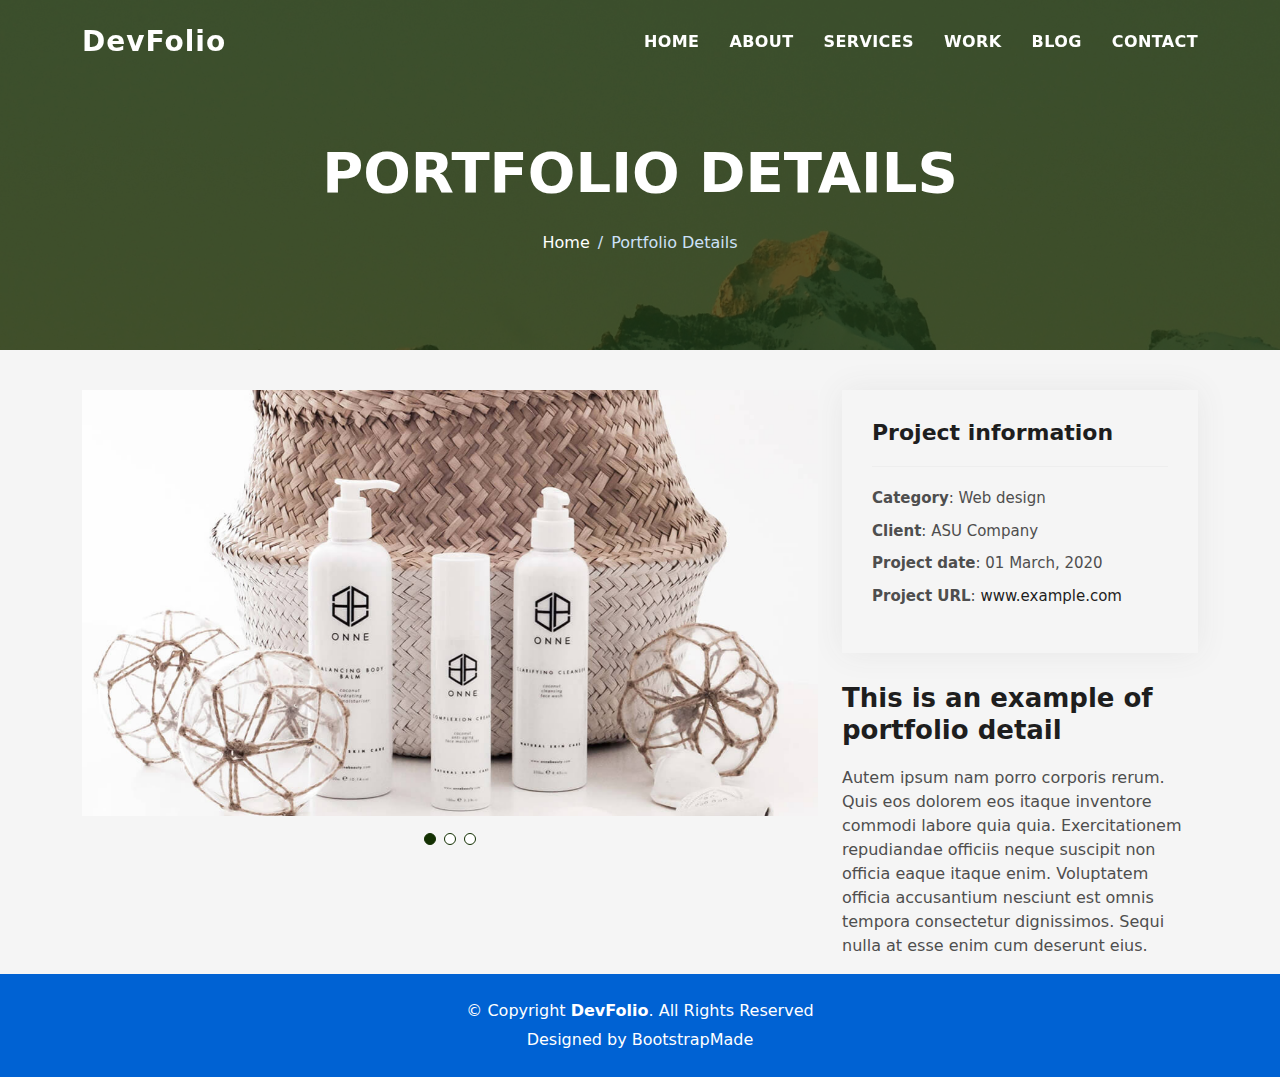
<file: portfolio-details.html>
<!DOCTYPE html>
<html lang="en">

<head>
  <meta charset="utf-8">
  <meta content="width=device-width, initial-scale=1.0" name="viewport">

  <title>DevFolio Bootstrap Portfolio Template - Portfolio Details</title>
  <meta content="" name="description">
  <meta content="" name="keywords">

  <!-- Favicons -->
  <link href="assets/img/favicon.png" rel="icon">
  <link href="assets/img/apple-touch-icon.png" rel="apple-touch-icon">

  <!-- Vendor CSS Files -->
  <link href="assets/vendor/bootstrap/css/bootstrap.min.css" rel="stylesheet">
  <link href="assets/vendor/bootstrap-icons/bootstrap-icons.css" rel="stylesheet">
  <link href="assets/vendor/glightbox/css/glightbox.min.css" rel="stylesheet">
  <link href="assets/vendor/swiper/swiper-bundle.min.css" rel="stylesheet">

  <!-- Template Main CSS File -->
  <link href="assets/css/style.css" rel="stylesheet">

  <!-- =======================================================
  * Template Name: DevFolio
  * Template URL: https://bootstrapmade.com/devfolio-bootstrap-portfolio-html-template/
  * Updated: Mar 17 2024 with Bootstrap v5.3.3
  * Author: BootstrapMade.com
  * License: https://bootstrapmade.com/license/
  ======================================================== -->
</head>

<body>

  <!-- ======= Header ======= -->
  <header id="header" class="fixed-top">
    <div class="container d-flex align-items-center justify-content-between">

      <h1 class="logo"><a href="index.html">DevFolio</a></h1>
      <!-- Uncomment below if you prefer to use an image logo -->
      <!-- <a href="index.html" class="logo"><img src="assets/img/logo.png" alt="" class="img-fluid"></a>-->

      <nav id="navbar" class="navbar">
        <ul>
          <li><a class="nav-link scrollto " href="#hero">Home</a></li>
          <li><a class="nav-link scrollto" href="#about">About</a></li>
          <li><a class="nav-link scrollto" href="#services">Services</a></li>
          <li><a class="nav-link scrollto " href="#work">Work</a></li>
          <li><a class="nav-link scrollto " href="#blog">Blog</a></li>
          <li><a class="nav-link scrollto" href="#contact">Contact</a></li>
        </ul>
        <i class="bi bi-list mobile-nav-toggle"></i>
      </nav><!-- .navbar -->

    </div>
  </header><!-- End Header -->

  <div class="hero hero-single route bg-image" style="background-image: url(assets/img/overlay-bg.jpg)">
    <div class="overlay-mf"></div>
    <div class="hero-content display-table">
      <div class="table-cell">
        <div class="container">
          <h2 class="hero-title mb-4">Portfolio Details</h2>
          <ol class="breadcrumb d-flex justify-content-center">
            <li class="breadcrumb-item">
              <a href="#">Home</a>
            </li>
            <li class="breadcrumb-item active">Portfolio Details</li>
          </ol>
        </div>
      </div>
    </div>
  </div>

  <main id="main">

    <!-- ======= Portfolio Details Section ======= -->
    <section id="portfolio-details" class="portfolio-details">
      <div class="container">

        <div class="row gy-4">

          <div class="col-lg-8">
            <div class="portfolio-details-slider swiper">
              <div class="swiper-wrapper align-items-center">

                <div class="swiper-slide">
                  <img src="assets/img/portfolio-details-1.jpg" alt="">
                </div>

                <div class="swiper-slide">
                  <img src="assets/img/portfolio-details-2.jpg" alt="">
                </div>

                <div class="swiper-slide">
                  <img src="assets/img/portfolio-details-3.jpg" alt="">
                </div>

              </div>
              <div class="swiper-pagination"></div>
            </div>
          </div>

          <div class="col-lg-4">
            <div class="portfolio-info">
              <h3>Project information</h3>
              <ul>
                <li><strong>Category</strong>: Web design</li>
                <li><strong>Client</strong>: ASU Company</li>
                <li><strong>Project date</strong>: 01 March, 2020</li>
                <li><strong>Project URL</strong>: <a href="#">www.example.com</a></li>
              </ul>
            </div>
            <div class="portfolio-description">
              <h2>This is an example of portfolio detail</h2>
              <p>
                Autem ipsum nam porro corporis rerum. Quis eos dolorem eos itaque inventore commodi labore quia quia. Exercitationem repudiandae officiis neque suscipit non officia eaque itaque enim. Voluptatem officia accusantium nesciunt est omnis tempora consectetur dignissimos. Sequi nulla at esse enim cum deserunt eius.
              </p>
            </div>
          </div>

        </div>

      </div>
    </section><!-- End Portfolio Details Section -->

  </main><!-- End #main -->

  <!-- ======= Footer ======= -->
  <footer>
    <div class="container">
      <div class="row">
        <div class="col-sm-12">
          <div class="copyright-box">
            <p class="copyright">&copy; Copyright <strong>DevFolio</strong>. All Rights Reserved</p>
            <div class="credits">
              <!--
              All the links in the footer should remain intact.
              You can delete the links only if you purchased the pro version.
              Licensing information: https://bootstrapmade.com/license/
              Purchase the pro version with working PHP/AJAX contact form: https://bootstrapmade.com/buy/?theme=DevFolio
            -->
              Designed by <a href="https://bootstrapmade.com/">BootstrapMade</a>
            </div>
          </div>
        </div>
      </div>
    </div>
  </footer><!-- End  Footer -->

  <div id="preloader"></div>
  <a href="#" class="back-to-top d-flex align-items-center justify-content-center"><i class="bi bi-arrow-up-short"></i></a>

  <!-- Vendor JS Files -->
  <script src="assets/vendor/purecounter/purecounter_vanilla.js"></script>
  <script src="assets/vendor/bootstrap/js/bootstrap.bundle.min.js"></script>
  <script src="assets/vendor/glightbox/js/glightbox.min.js"></script>
  <script src="assets/vendor/swiper/swiper-bundle.min.js"></script>
  <script src="assets/vendor/typed.js/typed.umd.js"></script>
  <script src="assets/vendor/php-email-form/validate.js"></script>

  <!-- Template Main JS File -->
  <script src="assets/js/main.js"></script>

</body>

</html>
</file>
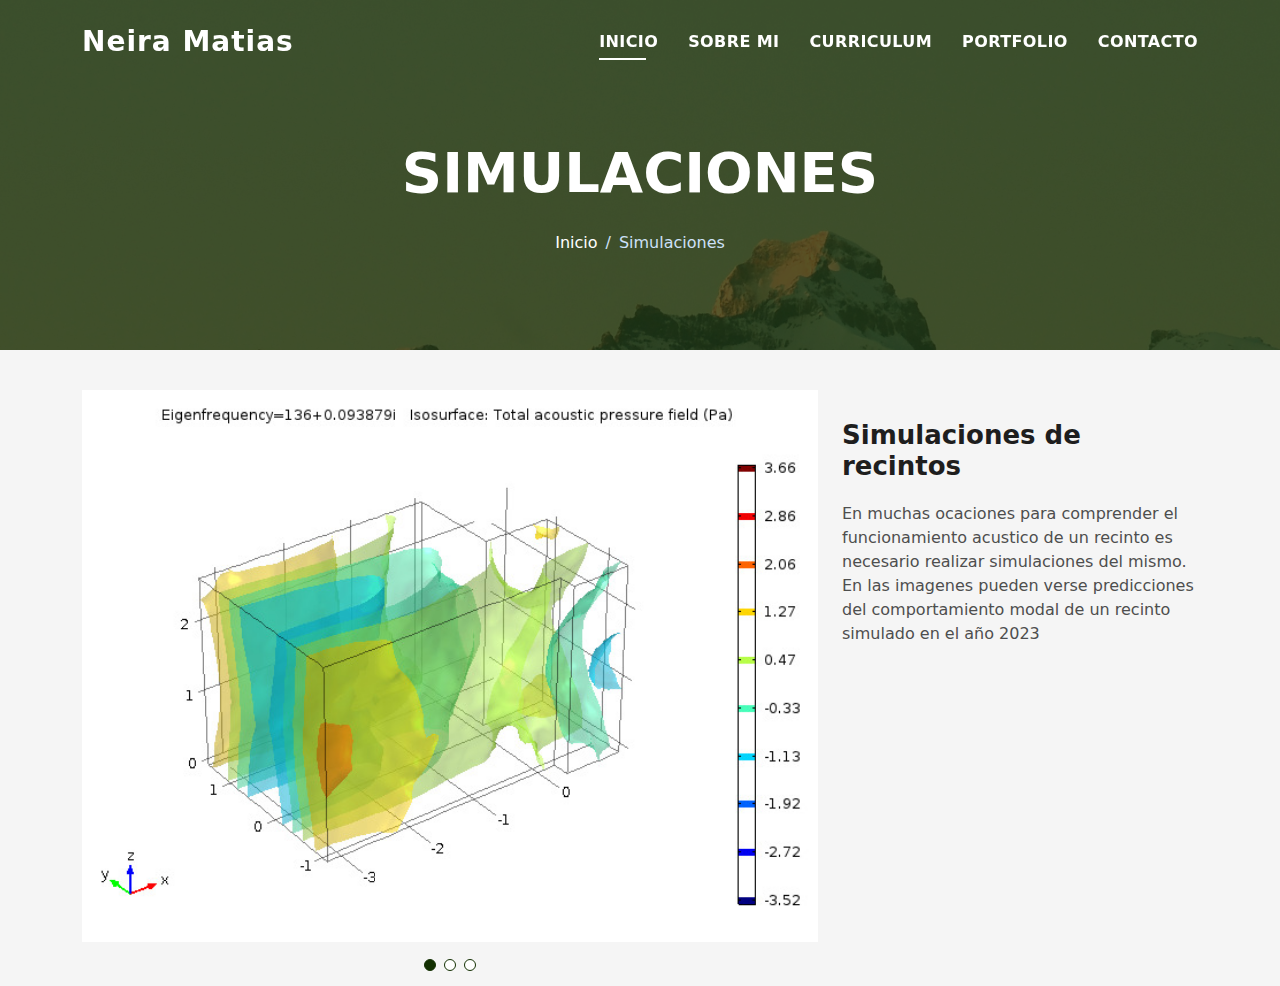
<file: simulaciones.html>
<!DOCTYPE html>
<html lang="en">

<head>
  <meta charset="utf-8">
  <meta content="width=device-width, initial-scale=1.0" name="viewport">

   <title>Neira Matias</title>
  <meta content="" name="description">
  <meta content="" name="keywords">

  <!-- Favicons -->
  <link href="assets/img/favicon.png" rel="icon">
  <link href="assets/img/apple-touch-icon.png" rel="apple-touch-icon">

  <!-- Vendor CSS Files -->
  <link href="assets/vendor/bootstrap/css/bootstrap.min.css" rel="stylesheet">
  <link href="assets/vendor/bootstrap-icons/bootstrap-icons.css" rel="stylesheet">
  <link href="assets/vendor/glightbox/css/glightbox.min.css" rel="stylesheet">
  <link href="assets/vendor/swiper/swiper-bundle.min.css" rel="stylesheet">

  <!-- Template Main CSS File -->
  <link href="assets/css/style.css" rel="stylesheet">

  <!-- =======================================================
  * Template Name: DevFolio
  * Template URL: https://bootstrapmade.com/devfolio-bootstrap-portfolio-html-template/
  * Updated: Mar 17 2024 with Bootstrap v5.3.3
  * Author: BootstrapMade.com
  * License: https://bootstrapmade.com/license/
  ======================================================== -->
</head>

<body>


  <!-- ======= Header ======= -->
  <header id="header" class="fixed-top">
    <div class="container d-flex align-items-center justify-content-between">

      <h1 class="logo"><a href="index.html">Neira Matias</a></h1>
      <!-- Uncomment below if you prefer to use an image logo -->
      <!-- <a href="index.html" class="logo"><img src="assets/img/logo.png" alt="" class="img-fluid"></a>-->

      <nav id="navbar" class="navbar">
        <ul>
          <li><a class="nav-link scrollto active" href="index.html#hero">Inicio</a></li>
          <li><a class="nav-link scrollto" href="index.html#about">Sobre mi</a></li>
          <li><a class="nav-link scrollto" href="index.html#resume">Curriculum</a></li>
          <li><a class="nav-link scrollto " href="index.html#work">Portfolio</a></li>
          <li><a class="nav-link scrollto" href="index.html#contact">Contacto</a></li>
        </ul>
        <i class="bi bi-list mobile-nav-toggle"></i>
      </nav><!-- .navbar -->

    </div>
  </header><!-- End Header -->

  <div class="hero hero-single route bg-image" style="background-image: url(assets/img/overlay-bg.jpg)">
    <div class="overlay-mf"></div>
    <div class="hero-content display-table">
      <div class="table-cell">
        <div class="container">
          <h2 class="hero-title mb-4">Simulaciones</h2>
          <ol class="breadcrumb d-flex justify-content-center">
            <li class="breadcrumb-item">
              <a href="index.html">Inicio</a>
            </li>
            <li class="breadcrumb-item active">Simulaciones</li>
          </ol>
        </div>
      </div>
    </div>
  </div>

  <main id="main">

    <!-- ======= Portfolio Details Section ======= -->
    <section id="portfolio-details" class="portfolio-details">
      <div class="container">

        <div class="row gy-4">

          <div class="col-lg-8">
            <div class="portfolio-details-slider swiper">
              <div class="swiper-wrapper align-items-center">

                <div class="swiper-slide">
                  <img src="assets/img/isosurface136.jpeg" alt="">
                </div>

                <div class="swiper-slide">
                  <img src="assets/img/densidad-modal.png" alt="">
                </div>

                <div class="swiper-slide">
                  <img src="assets/img/Modos-comparacion.png" alt="">
                </div>

              </div>
              <div class="swiper-pagination"></div>
            </div>
          </div>

     <div class="col-lg-4">
            <div class="portfolio-description">
              <h2>Simulaciones de recintos</h2>
              <p>En muchas ocaciones para comprender el funcionamiento acustico de un recinto es necesario realizar simulaciones del mismo. En las imagenes pueden verse predicciones del comportamiento modal de un recinto simulado en el año 2023
		</p>
            </div>
          </div>

        </div>

      </div>
    </section><!-- End Portfolio Details Section -->

  </main><!-- End #main -->

  <div id="preloader"></div>
  <a href="#" class="back-to-top d-flex align-items-center justify-content-center"><i class="bi bi-arrow-up-short"></i></a>

  <!-- Vendor JS Files -->
  <script src="assets/vendor/purecounter/purecounter_vanilla.js"></script>
  <script src="assets/vendor/bootstrap/js/bootstrap.bundle.min.js"></script>
  <script src="assets/vendor/glightbox/js/glightbox.min.js"></script>
  <script src="assets/vendor/swiper/swiper-bundle.min.js"></script>
  <script src="assets/vendor/typed.js/typed.umd.js"></script>
  <script src="assets/vendor/php-email-form/validate.js"></script>

  <!-- Template Main JS File -->
  <script src="assets/js/main.js"></script>

</body>

</html>
</file>
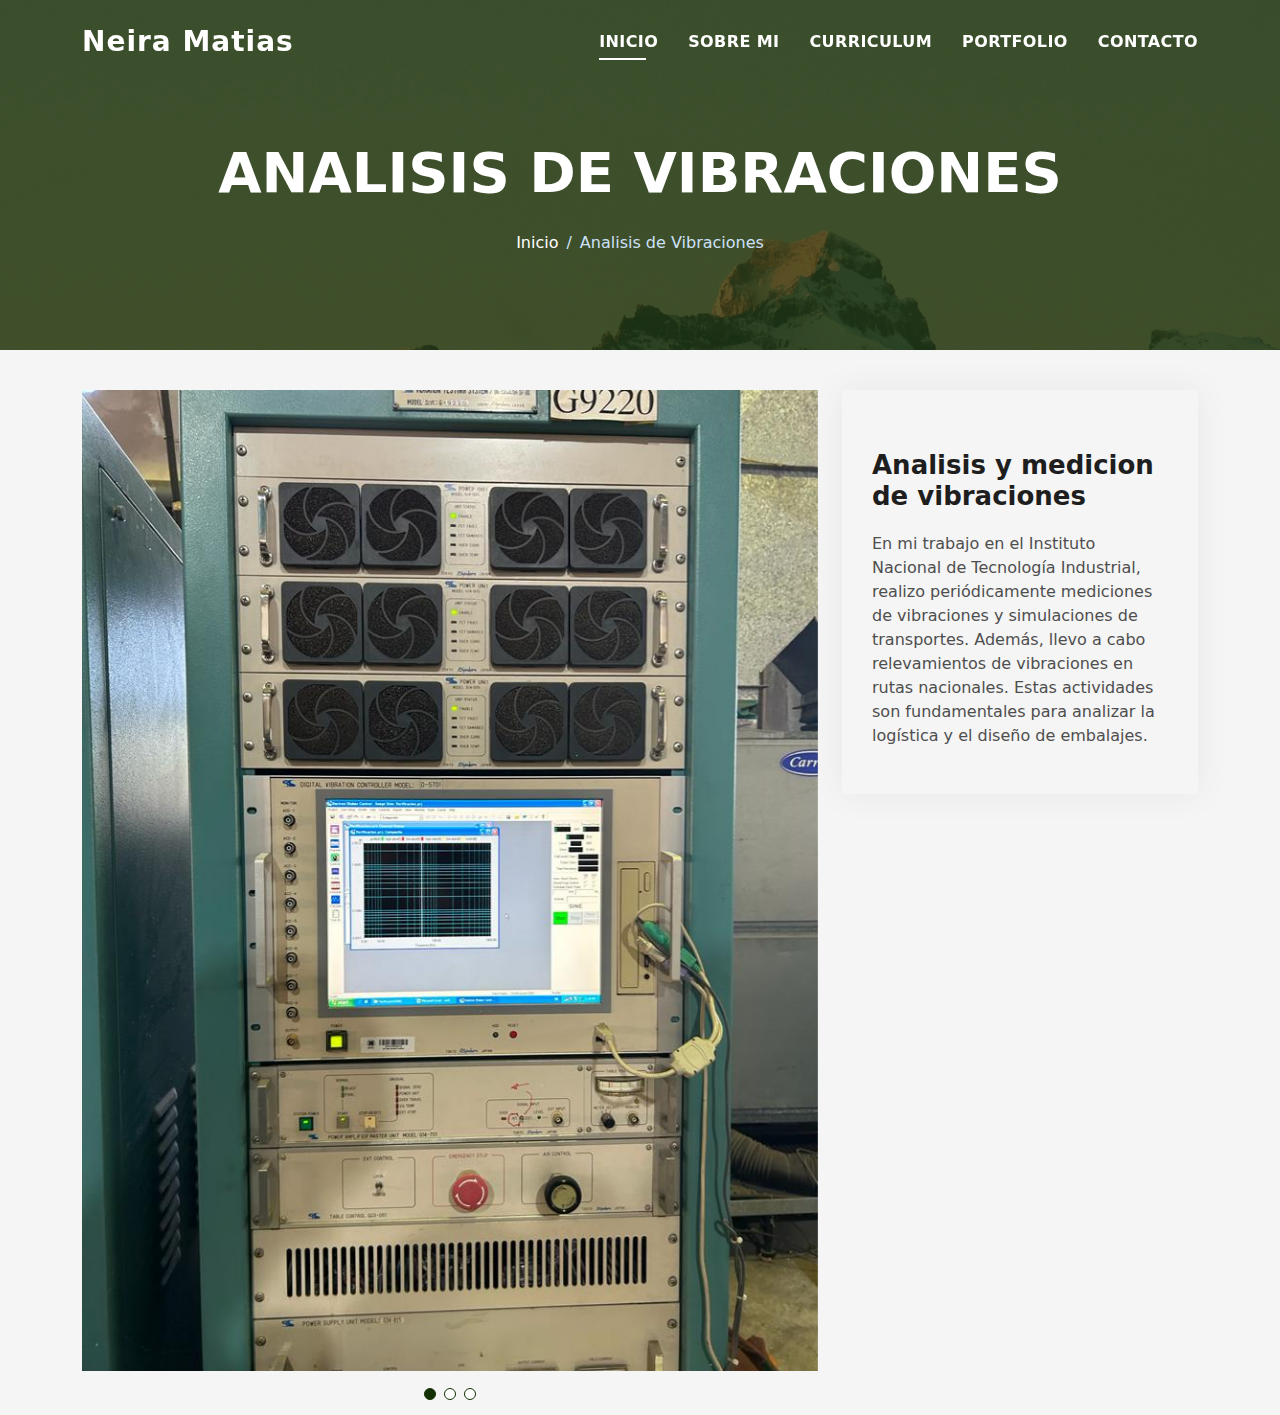
<file: vibraciones.html>
<!DOCTYPE html>
<html lang="en">

<head>
  <meta charset="utf-8">
  <meta content="width=device-width, initial-scale=1.0" name="viewport">

   <title>Neira Matias</title>
  <meta content="" name="description">
  <meta content="" name="keywords">

  <!-- Favicons -->
  <link href="assets/img/favicon.png" rel="icon">
  <link href="assets/img/apple-touch-icon.png" rel="apple-touch-icon">

  <!-- Vendor CSS Files -->
  <link href="assets/vendor/bootstrap/css/bootstrap.min.css" rel="stylesheet">
  <link href="assets/vendor/bootstrap-icons/bootstrap-icons.css" rel="stylesheet">
  <link href="assets/vendor/glightbox/css/glightbox.min.css" rel="stylesheet">
  <link href="assets/vendor/swiper/swiper-bundle.min.css" rel="stylesheet">

  <!-- Template Main CSS File -->
  <link href="assets/css/style.css" rel="stylesheet">

  <!-- =======================================================
  * Template Name: DevFolio
  * Template URL: https://bootstrapmade.com/devfolio-bootstrap-portfolio-html-template/
  * Updated: Mar 17 2024 with Bootstrap v5.3.3
  * Author: BootstrapMade.com
  * License: https://bootstrapmade.com/license/
  ======================================================== -->
</head>

<body>


  <!-- ======= Header ======= -->
  <header id="header" class="fixed-top">
    <div class="container d-flex align-items-center justify-content-between">

      <h1 class="logo"><a href="index.html">Neira Matias</a></h1>
      <!-- Uncomment below if you prefer to use an image logo -->
      <!-- <a href="index.html" class="logo"><img src="assets/img/logo.png" alt="" class="img-fluid"></a>-->

      <nav id="navbar" class="navbar">
        <ul>
          <li><a class="nav-link scrollto active" href="index.html#hero">Inicio</a></li>
          <li><a class="nav-link scrollto" href="index.html#about">Sobre mi</a></li>
          <li><a class="nav-link scrollto" href="index.html#resume">Curriculum</a></li>
          <li><a class="nav-link scrollto " href="index.html#work">Portfolio</a></li>
          <li><a class="nav-link scrollto" href="index.html#contact">Contacto</a></li>
        </ul>
        <i class="bi bi-list mobile-nav-toggle"></i>
      </nav><!-- .navbar -->

    </div>
  </header><!-- End Header -->

  <div class="hero hero-single route bg-image" style="background-image: url(assets/img/overlay-bg.jpg)">
    <div class="overlay-mf"></div>
    <div class="hero-content display-table">
      <div class="table-cell">
        <div class="container">
          <h2 class="hero-title mb-4">Analisis de Vibraciones</h2>
          <ol class="breadcrumb d-flex justify-content-center">
            <li class="breadcrumb-item">
              <a href="index.html">Inicio</a>
            </li>
            <li class="breadcrumb-item active">Analisis de Vibraciones</li>
          </ol>
        </div>
      </div>
    </div>
  </div>

  <main id="main">

    <!-- ======= Portfolio Details Section ======= -->
    <section id="portfolio-details" class="portfolio-details">
      <div class="container">

        <div class="row gy-4">

          <div class="col-lg-8">
            <div class="portfolio-details-slider swiper">
              <div class="swiper-wrapper align-items-center">

                <div class="swiper-slide">
                  <img src="assets/img/4.jpeg" alt="">
                </div>

                <div class="swiper-slide">
                  <img src="assets/img/pantalla.jpg" alt="">
                </div>

                <div class="swiper-slide">
                  <img src="assets/img/laboratorio.jpg" alt="">
                </div>

              </div>
              <div class="swiper-pagination"></div>
            </div>
          </div>

          <div class="col-lg-4">
            <div class="portfolio-info">
              
            <div class="portfolio-description">
              <h2>Analisis y medicion de vibraciones</h2>
              <p>
                En mi trabajo en el Instituto Nacional de Tecnología Industrial, realizo periódicamente mediciones de vibraciones y simulaciones de transportes. Además, llevo a cabo relevamientos de vibraciones en rutas nacionales. Estas actividades son fundamentales para analizar la logística y el diseño de embalajes.
              </p>
            </div>
          </div>

        </div>

      </div>
    </section><!-- End Portfolio Details Section -->

  </main><!-- End #main -->

  <div id="preloader"></div>
  <a href="#" class="back-to-top d-flex align-items-center justify-content-center"><i class="bi bi-arrow-up-short"></i></a>

  <!-- Vendor JS Files -->
  <script src="assets/vendor/purecounter/purecounter_vanilla.js"></script>
  <script src="assets/vendor/bootstrap/js/bootstrap.bundle.min.js"></script>
  <script src="assets/vendor/glightbox/js/glightbox.min.js"></script>
  <script src="assets/vendor/swiper/swiper-bundle.min.js"></script>
  <script src="assets/vendor/typed.js/typed.umd.js"></script>
  <script src="assets/vendor/php-email-form/validate.js"></script>

  <!-- Template Main JS File -->
  <script src="assets/js/main.js"></script>

</body>

</html>
</file>
<file: assets/css/style.css>
/**
* Template Name: DevFolio
* Template URL: https://bootstrapmade.com/devfolio-bootstrap-portfolio-html-template/
* Updated: Mar 17 2024 with Bootstrap v5.3.3
* Author: BootstrapMade.com
* License: https://bootstrapmade.com/license/
*/

/*--------------------------------------------------------------
# General
--------------------------------------------------------------*/
body {
  background-color: #f5f5f5;
  color: #4e4e4e;
}

h1,
h2,
h3,
h4,
h5,
h6 {
  color: #1e1e1e;
}

a {
  color: #1e1e1e;
  text-decoration: none;
  transition: all 0.5s ease-in-out;
}

a:hover {
  color: #133002;
  text-decoration: none;
  transition: all 0.5s ease-in-out;
}

.p-r {
  position: relative;
}

.color-a {
  text-decoration: none;
  color: #133002;
}

.color-d {
  color: #f5f5f5;
}

.color-text-a {
  text-decoration: none;
  color: #4e4e4e;
}

.box-shadow,
.card-blog,
.work-box,
.service-box,
.paralax-mf {
  box-shadow: 0 13px 8px -10px rgba(0, 0, 0, 0.1);
}

.box-shadow-a,
.button:hover {
  text-decoration: none;
  box-shadow: 0 0 0 4px #cde1f8;
}

.display-5 {
  font-size: 2.5rem;
  font-weight: 300;
  line-height: 1.1;
}

.display-6 {
  font-size: 2rem;
  font-weight: 300;
  line-height: 1.1;
}

.avatar {
  width: 32px;
  height: 32px;
  margin-right: 4px;
  overflow: hidden;
}

.bg-image {
  background-repeat: no-repeat;
  background-attachment: fixed;
  background-size: cover;
  background-position: center center;
}

@media (max-width: 1024px) {
  .bg-image {
    background-attachment: scroll;
  }
}

.overlay-mf {
  background-color: #133002;
}

.overlay-mf {
  position: absolute;
  top: 0;
  left: 0px;
  padding: 0;
  height: 100%;
  width: 100%;
  opacity: 0.7;
}

.paralax-mf {
  position: relative;
  padding: 8rem 0;
}

.display-table {
  width: 100%;
  height: 100%;
  display: table;
}

.table-cell {
  display: table-cell;
  vertical-align: middle;
}

/*--/ Sections /--*/
.sect-4 {
  padding: 4rem 0;
}

.sect-pt4 {
  padding-top: 4rem;
}

.sect-mt4 {
  margin-top: 4rem;
}

/*--/ Title s /--*/
.title-s {
  font-weight: 600;
  color: #1e1e1e;
  font-size: 1.1rem;
}

/*--/ Title A /--*/
.title-box {
  margin-bottom: 4rem;
}

.title-a {
  text-decoration: none;
  font-size: 3rem;
  font-weight: bold;
  text-transform: uppercase;
}

.subtitle-a {
  text-decoration: none;
  color: #4e4e4e;
}

.line-mf {
  width: 40px;
  height: 5px;
  background-color: #133002;
  margin: 0 auto;
}

/*--/ Title Left /--*/
.title-box-2 {
  margin-bottom: 3rem;
}

.title-left {
  font-size: 2rem;
  position: relative;
}

.title-left:before {
  content: "";
  position: absolute;
  height: 3px;
  background-color: #133002;
  width: 100px;
  bottom: -12px;
}

/*------/ Box /------*/
.box-pl2 {
  padding-left: 2rem;
}

.box-shadow-full {
  padding: 3rem 1.25rem;
  position: relative;
  background-color: #fff;
  margin-bottom: 3rem;
  z-index: 2;
  box-shadow: 0 1px 1px 0 rgba(0, 0, 0, 0.06), 0 2px 5px 0 rgba(0, 0, 0, 0.2);
}

@media (min-width: 768px) {
  .box-shadow-full {
    padding: 3rem;
  }
}

/*------/ Socials /------*/
.socials {
  padding: 1.5rem 0;
}

.socials ul li {
  display: inline-block;
}

.socials .ico-circle {
  height: 40px;
  width: 40px;
  font-size: 1.2rem;
  border-radius: 50%;
  line-height: 1.6;
  margin: 0 15px 0 0;
  box-shadow: 0 0 0 3px #133002;
  transition: all 500ms ease;
}

.socials .ico-circle:hover {
  background-color: #133002;
  color: #fff;
  box-shadow: 0 0 0 3px #cde1f8;
  transition: all 500ms ease;
}

/*------/ Ul resect /------*/
.ul-resect,
.widget-tags ul,
.widget-sidebar .list-sidebar,
.box-comments .list-comments,
.blog-wrapper .post-meta ul,
.list-ico,
.socials ul {
  list-style: none;
  padding-left: 0;
  margin-bottom: 0;
}

.list-ico {
  line-height: 2;
}

.list-ico span {
  color: #133002;
  margin-right: 10px;
}

/*------/ Ico Circle /------*/
.ico-circle {
  height: 100px;
  width: 100px;
  font-size: 2rem;
  border-radius: 50%;
  line-height: 1.55;
  margin: 0 auto;
  text-align: center;
  box-shadow: 0 0 0 10px #133002;
  display: block;
}

/*------/ Owl Carousel /------*/
.owl-theme .owl-dots {
  text-align: center;
  margin-top: 18px;
}

.owl-theme .owl-dots .owl-dot {
  display: inline-block;
}

.owl-theme .owl-dots .owl-dot span {
  width: 18px;
  height: 7px;
  margin: 5px 5px;
  background: #cde1f8;
  border: 0px solid #cde1f8;
  display: block;
  transition: all 0.6s ease-in-out;
  cursor: pointer;
}

.owl-theme .owl-dots .owl-dot:hover span {
  background-color: #cde1f8;
}

.owl-theme .owl-dots .owl-dot.active span {
  background-color: #1B1B1B;
  width: 25px;
}

/*--/ Scrolltop s /--*/
.scrolltop-mf {
  position: relative;
  display: none;
}

.scrolltop-mf span {
  z-index: 999;
  position: fixed;
  width: 42px;
  height: 42px;
  background-color: #133002;
  opacity: 0.7;
  font-size: 1.6rem;
  line-height: 1.5;
  text-align: center;
  color: #fff;
  top: auto;
  left: auto;
  right: 30px;
  bottom: 50px;
  cursor: pointer;
  border-radius: 50%;
}

/*--------------------------------------------------------------
# Back to top button
--------------------------------------------------------------*/
.back-to-top {
  position: fixed;
  visibility: hidden;
  opacity: 0;
  right: 15px;
  bottom: 15px;
  z-index: 996;
  background: #133002;
  width: 40px;
  height: 40px;
  border-radius: 50px;
  transition: all 0.4s;
}

.back-to-top i {
  font-size: 28px;
  color: #fff;
  line-height: 0;
}

.back-to-top:hover {
  background: #298eff;
  color: #fff;
}

.back-to-top.active {
  visibility: visible;
  opacity: 1;
}

/*------/ Prelaoder /------*/
#preloader {
  position: fixed;
  top: 0;
  left: 0;
  right: 0;
  bottom: 0;
  z-index: 9999;
  overflow: hidden;
  background: #fff;
}

#preloader:before {
  content: "";
  position: fixed;
  top: calc(50% - 30px);
  left: calc(50% - 30px);
  border: 6px solid #f2f2f2;
  border-top: 6px solid #133002;
  border-radius: 50%;
  width: 60px;
  height: 60px;
  animation: animate-preloader 1s linear infinite;
}

@keyframes animate-preloader {
  0% {
    transform: rotate(0deg);
  }

  100% {
    transform: rotate(360deg);
  }
}

/*------/ Button /------*/
.button {
  display: inline-block;
  padding: 0.3rem 0.6rem;
  text-align: center;
  vertical-align: middle;
  -webkit-user-select: none;
  -moz-user-select: none;
  user-select: none;
  font-size: 1rem;
  border-radius: 0.3rem;
  border: 1px solid transparent;
  transition: all 500ms ease;
  cursor: pointer;
}

.button:focus {
  outline: 0;
}

.button:hover {
  background-color: #0062d3;
  color: #fff;
  transition: all 500ms ease;
}

.button-a {
  text-decoration: none;
  background-color: #133002;
  color: #fff;
  border-color: #cde1f8;
}

.button-big {
  padding: 0.9rem 2.3rem;
  font-size: 1.2rem;
}

.button-rouded {
  border-radius: 5rem;
}

.btn-lg {
  padding: 0.5rem 1rem;
  font-size: 1.25rem;
  line-height: 1.5;
  border-radius: 0.3rem;
}

/*--------------------------------------------------------------
# Header
--------------------------------------------------------------*/
#header {
  transition: all 0.5s;
  z-index: 997;
  padding: 20px 0;
}

#header .logo {
  font-size: 28px;
  margin: 0;
  padding: 0;
  font-weight: 600;
  letter-spacing: 1px;
}

#header .logo a {
  color: #fff;
}

#header .logo img {
  max-height: 40px;
}

#header.header-scrolled {
  background: rgba(0, 0, 0, 0.9);
  padding: 12px 0;
}

/*--------------------------------------------------------------
# Navigation Menu
--------------------------------------------------------------*/
/**
* Desktop Navigation 
*/
.navbar {
  padding: 0;
}

.navbar ul {
  margin: 0;
  padding: 0;
  display: flex;
  list-style: none;
  align-items: center;
}

.navbar li {
  position: relative;
}

.navbar>ul>li {
  white-space: nowrap;
  padding: 10px 0 10px 30px;
}

.navbar a,
.navbar a:focus {
  display: flex;
  align-items: center;
  justify-content: space-between;
  color: #fff;
  font-size: 16px;
  font-weight: 600;
  padding: 0;
  white-space: nowrap;
  transition: 0.3s;
  letter-spacing: 0.4px;
  position: relative;
  text-transform: uppercase;
}

.navbar a i,
.navbar a:focus i {
  font-size: 12px;
  line-height: 0;
  margin-left: 5px;
}

.navbar>ul>li>a:before {
  content: "";
  position: absolute;
  width: 100%;
  height: 2px;
  bottom: -6px;
  left: 0;
  width: 0;
  background-color: #fff;
  visibility: hidden;
  transition: all 0.3s ease-in-out 0s;
}

.navbar a:hover:before,
.navbar li:hover>a:before,
.navbar .active:before {
  visibility: visible;
  width: 80%;
}

.navbar a:hover,
.navbar .active,
.navbar .active:focus,
.navbar li:hover>a {
  color: #fff;
}

.navbar .dropdown ul {
  display: block;
  position: absolute;
  left: 30px;
  top: calc(100% + 30px);
  margin: 0;
  padding: 10px 0;
  z-index: 99;
  opacity: 0;
  visibility: hidden;
  background: #fff;
  box-shadow: 0px 0px 30px rgba(127, 137, 161, 0.25);
  transition: 0.3s;
}

.navbar .dropdown ul li {
  min-width: 200px;
}

.navbar .dropdown ul a {
  padding: 10px 20px;
  font-size: 14px;
  text-transform: none;
  color: #4e4e4e;
}

.navbar .dropdown ul a i {
  font-size: 12px;
}

.navbar .dropdown ul a:hover,
.navbar .dropdown ul .active:hover,
.navbar .dropdown ul li:hover>a {
  color: #133002;
}

.navbar .dropdown:hover>ul {
  opacity: 1;
  top: 100%;
  visibility: visible;
}

.navbar .dropdown .dropdown ul {
  top: 0;
  left: calc(100% - 30px);
  visibility: hidden;
}

.navbar .dropdown .dropdown:hover>ul {
  opacity: 1;
  top: 0;
  left: 100%;
  visibility: visible;
}

@media (max-width: 1366px) {
  .navbar .dropdown .dropdown ul {
    left: -90%;
  }

  .navbar .dropdown .dropdown:hover>ul {
    left: -100%;
  }
}

/**
* Mobile Navigation 
*/
.mobile-nav-toggle {
  color: #fff;
  font-size: 28px;
  cursor: pointer;
  display: none;
  line-height: 0;
  transition: 0.5s;
}

@media (max-width: 991px) {
  .mobile-nav-toggle {
    display: block;
  }

  .navbar ul {
    display: none;
  }
}

.navbar-mobile {
  position: fixed;
  overflow: hidden;
  top: 0;
  right: 0;
  left: 0;
  bottom: 0;
  background: rgba(78, 78, 78, 0.9);
  transition: 0.3s;
  z-index: 999;
}

.navbar-mobile .mobile-nav-toggle {
  position: absolute;
  top: 15px;
  right: 15px;
}

.navbar-mobile ul {
  display: block;
  position: absolute;
  top: 55px;
  right: 15px;
  bottom: 15px;
  left: 15px;
  padding: 10px 0;
  background-color: #fff;
  overflow-y: auto;
  transition: 0.3s;
}

.navbar-mobile>ul>li {
  padding: 0;
}

.navbar-mobile a:hover:before,
.navbar-mobile li:hover>a:before,
.navbar-mobile .active:before {
  visibility: hidden;
}

.navbar-mobile a,
.navbar-mobile a:focus {
  padding: 10px 20px;
  font-size: 15px;
  color: #4e4e4e;
}

.navbar-mobile a:hover,
.navbar-mobile .active,
.navbar-mobile li:hover>a {
  color: #133002;
}

.navbar-mobile .getstarted,
.navbar-mobile .getstarted:focus {
  margin: 15px;
}

.navbar-mobile .dropdown ul {
  position: static;
  display: none;
  margin: 10px 20px;
  padding: 10px 0;
  z-index: 99;
  opacity: 1;
  visibility: visible;
  background: #fff;
  box-shadow: 0px 0px 30px rgba(127, 137, 161, 0.25);
}

.navbar-mobile .dropdown ul li {
  min-width: 200px;
}

.navbar-mobile .dropdown ul a {
  padding: 10px 20px;
}

.navbar-mobile .dropdown ul a i {
  font-size: 12px;
}

.navbar-mobile .dropdown ul a:hover,
.navbar-mobile .dropdown ul .active:hover,
.navbar-mobile .dropdown ul li:hover>a {
  color: #133002;
}

.navbar-mobile .dropdown>.dropdown-active {
  display: block;
}

/*--------------------------------------------------------------
# Hero Section
--------------------------------------------------------------*/
.hero {
  height: 100vh;
  position: relative;
  color: #fff;
}

.hero .hero-content {
  text-align: center;
  position: absolute;
}

.hero .overlay-itro {
  background-color: rgba(0, 0, 0, 0.6);
  position: absolute;
  top: 0;
  left: 0px;
  padding: 0;
  height: 100%;
  width: 100%;
  opacity: 0.9;
}

.hero .hero-title {
  color: #fff;
  font-weight: 600;
  font-size: 3rem;
}

@media (min-width: 768px) {
  .hero .hero-title {
    font-size: 4.5rem;
  }
}

.hero .hero-subtitle {
  font-size: 1.5rem;
  font-weight: 600;
}

@media (min-width: 768px) {
  .hero .hero-subtitle {
    font-size: 2.5rem;
  }
}

.hero .text-slider-items {
  display: none;
}

.hero-single {
  height: 350px;
}

.hero-single .hero-content {
  margin-top: 30px;
}

.hero-single .hero-title {
  text-transform: uppercase;
  font-size: 3rem;
}

@media (min-width: 768px) {
  .hero-single .hero-title {
    font-size: 3.5rem;
  }
}

.hero-single .breadcrumb {
  background-color: transparent;
  color: #133002;
}

.hero-single .breadcrumb .breadcrumb-item:before {
  color: #cde1f8;
}

.hero-single .breadcrumb .breadcrumb-item.active {
  color: #cde1f8;
}

.hero-single .breadcrumb a {
  color: #fff;
}


/*--------------------------------------------------------------
# Resume
--------------------------------------------------------------*/
.resume .resume-title {
  font-size: 26px;
  font-weight: 700;
  margin-top: 20px;
  margin-bottom: 20px;
  color: #45505b;
}

.resume .resume-item {
  padding: 0 0 20px 20px;
  margin-top: -2px;
  border-left: 2px solid #0563bb;
  position: relative;
}

.resume .resume-item h4 {
  line-height: 18px;
  font-size: 18px;
  font-weight: 600;
  text-transform: uppercase;
  font-family: "Poppins", sans-serif;
  color: #0563bb;
  margin-bottom: 10px;
}

.resume .resume-item h5 {
  font-size: 16px;
  background: #f7f8f9;
  padding: 5px 15px;
  display: inline-block;
  font-weight: 600;
  margin-bottom: 10px;
}

.resume .resume-item ul {
  padding-left: 20px;
}

.resume .resume-item ul li {
  padding-bottom: 10px;
}

.resume .resume-item:last-child {
  padding-bottom: 0;
}

.resume .resume-item::before {
  content: "";
  position: absolute;
  width: 16px;
  height: 16px;
  border-radius: 50px;
  left: -9px;
  top: 0;
  background: #fff;
  border: 2px solid #0563bb;
}

/*--------------------------------------------------------------
# About
--------------------------------------------------------------*/
.about-mf .box-shadow-full {
  padding-top: 4rem;
  padding-bottom: 4rem;
}

.about-mf .about-img {
  margin-bottom: 2rem;
}

.about-mf .about-img img {
  margin-left: 10px;
}

@media (min-width: 767px) {
  .about-mf .box-pl2 {
    margin-top: 3rem;
    padding-left: 0rem;
  }
}

.skill-mf span {
  color: #4e4e4e;
}

.skill-mf .progress {
  background-color: #cde1f8;
  margin: 0.5rem 0 1.2rem 0;
  border-radius: 0;
  height: 0.7rem;
}

.skill-mf .progress .progress-bar {
  height: 0.7rem;
  background-color: #133002;
}

/*--------------------------------------------------------------
# Services
--------------------------------------------------------------*/
.service-box {
  background-color: #fff;
  padding: 2.5rem 1.3rem;
  border-radius: 1rem;
  margin-bottom: 3rem;
  text-align: center;
}

.service-box:hover .ico-circle {
  transition: all 500ms ease;
  color: #fff;
  background-color: #133002;
  box-shadow: 0 0 0 10px #cde1f8;
}

.service-box .service-ico {
  margin-bottom: 1rem;
  color: #1e1e1e;
}

.service-box .ico-circle {
  transition: all 500ms ease;
  display: inline-flex;
  align-items: center;
  justify-content: center;
}

.service-box .ico-circle i {
  line-height: 0;
  font-size: 40px;
}

.service-box .s-title {
  font-size: 1.4rem;
  text-transform: uppercase;
  text-align: center;
  padding: 0.4rem 0;
}

.service-box .s-description {
  color: #4e4e4e;
}

/*--------------------------------------------------------------
# Counter
--------------------------------------------------------------*/
.counter-box {
  color: #fff;
  text-align: center;
}

@media (min-width: 577px) {
  .counter-box {
    margin-bottom: 1.8rem;
  }
}

.counter-ico {
  margin-bottom: 1rem;
}

.counter-ico .ico-circle {
  height: 60px;
  width: 60px;
  line-height: 1.5;
  box-shadow: 0 0 0 10px #cde1f8;
}

.counter-num .counter {
  font-size: 2rem;
  margin-bottom: 0;
}

/*--------------------------------------------------------------
# Portfolio
--------------------------------------------------------------*/
.work-box {
  margin-bottom: 3rem;
  -webkit-backface-visibility: hidden;
  backface-visibility: hidden;
  background-color: #fff;
}

.work-box:hover img {
  transform: scale(1.3);
}

.work-img {
  display: block;
  overflow: hidden;
}

.work-img img {
  transition: all 1s;
}

.work-content {
  padding: 2rem 3% 1rem 4%;
}

.work-content .w-more {
  color: #4e4e4e;
  font-size: 0.8rem;
}

.work-content .w-more .w-ctegory {
  color: #133002;
}

.work-content .w-like {
  font-size: 2.5rem;
  color: #133002;
  float: right;
}

.work-content .w-like a {
  color: #133002;
}

.work-content .w-like .num-like {
  font-size: 0.7rem;
}

.w-title {
  font-size: 1.2rem;
}

/*--------------------------------------------------------------
# Portfolio Details
--------------------------------------------------------------*/
.portfolio-details {
  padding-top: 40px;
}

.portfolio-details .portfolio-details-slider img {
  width: 100%;
}

.portfolio-details .portfolio-details-slider .swiper-pagination {
  margin-top: 20px;
  position: relative;
}

.portfolio-details .portfolio-details-slider .swiper-pagination .swiper-pagination-bullet {
  width: 12px;
  height: 12px;
  background-color: #fff;
  opacity: 1;
  border: 1px solid #133002;
}

.portfolio-details .portfolio-details-slider .swiper-pagination .swiper-pagination-bullet-active {
  background-color: #133002;
}

.portfolio-details .portfolio-info {
  padding: 30px;
  box-shadow: 0px 0 30px rgba(78, 78, 78, 0.08);
}

.portfolio-details .portfolio-info h3 {
  font-size: 22px;
  font-weight: 700;
  margin-bottom: 20px;
  padding-bottom: 20px;
  border-bottom: 1px solid #eee;
}

.portfolio-details .portfolio-info ul {
  list-style: none;
  padding: 0;
  font-size: 15px;
}

.portfolio-details .portfolio-info ul li+li {
  margin-top: 10px;
}

.portfolio-details .portfolio-description {
  padding-top: 30px;
}

.portfolio-details .portfolio-description h2 {
  font-size: 26px;
  font-weight: 700;
  margin-bottom: 20px;
}

.portfolio-details .portfolio-description p {
  padding: 0;
}

/*--------------------------------------------------------------
# Testimonials
--------------------------------------------------------------*/
.testimonial-box {
  color: #fff;
  text-align: center;
}

.testimonial-box .author-test {
  margin-top: 1rem;
}

.testimonial-box .author-test img {
  margin: 0 auto;
}

.testimonial-box .author {
  color: #fff;
  text-transform: uppercase;
  font-weight: 600;
  margin: 1rem 0;
  display: block;
  font-size: 1.4rem;
}

.testimonial-box .comit {
  font-size: 2rem;
  color: #133002;
  background-color: #fff;
  width: 52px;
  height: 52px;
  display: block;
  margin: 0 auto;
  border-radius: 50%;
  line-height: 1.6;
}

@media (min-width: 768px) {
  .testimonial-box .description {
    padding: 0 5rem;
  }
}

@media (min-width: 992px) {
  .testimonial-box .description {
    padding: 0 8rem;
  }
}

@media (min-width: 1200px) {
  .testimonial-box .description {
    padding: 0 13rem;
  }
}

.swiper-pagination {
  margin-top: 20px;
  position: relative;
}

.swiper-pagination .swiper-pagination-bullet {
  width: 12px;
  height: 12px;
  background-color: rgba(255, 255, 255, 0.4);
  opacity: 1;
}

.swiper-pagination .swiper-pagination-bullet-active {
  background-color: #fff;
}

/*--------------------------------------------------------------
# Contact
--------------------------------------------------------------*/
.footer-paralax {
  padding: 4rem 0 0 0;
}

.contact-mf {
  margin-top: 4rem;
}

@media (min-width: 767px) {
  .contact-mf .box-pl2 {
    margin-top: 3rem;
    padding-left: 0rem;
  }
}

.php-email-form .error-message {
  display: none;
  color: #fff;
  background: #ed3c0d;
  text-align: center;
  padding: 15px;
  font-weight: 600;
}

.php-email-form .sent-message {
  display: none;
  color: #fff;
  background: #18d26e;
  text-align: center;
  padding: 15px;
  font-weight: 600;
}

.php-email-form .loading {
  display: none;
  background: #fff;
  text-align: center;
  padding: 15px;
}

.php-email-form .loading:before {
  content: "";
  display: inline-block;
  border-radius: 50%;
  width: 24px;
  height: 24px;
  margin: 0 10px -6px 0;
  border: 3px solid #18d26e;
  border-top-color: #eee;
  animation: animate-loading 1s linear infinite;
}

.php-email-form input,
.php-email-form textarea {
  border-radius: 0;
  box-shadow: none;
  font-size: 14px;
}

.php-email-form input:focus,
.php-email-form textarea:focus {
  border-color: #133002;
}

.php-email-form input {
  padding: 10px 15px;
}

.php-email-form textarea {
  padding: 12px 15px;
  margin-bottom: 0;
}

.php-email-form button[type=submit] {
  background: #133002;
  border: 0;
  padding: 10px 24px;
  color: #fff;
  transition: 0.4s;
}

.php-email-form button[type=submit]:hover {
  background: #3393ff;
}

@keyframes animate-loading {
  0% {
    transform: rotate(0deg);
  }

  100% {
    transform: rotate(360deg);
  }
}

/*--------------------------------------------------------------
# Blog
--------------------------------------------------------------*/
@media (min-width: 767px) {
  .card-blog {
    margin-bottom: 3rem;
  }
}

.card-blog .card-body {
  position: relative;
}

.card-blog .card-category-box {
  position: absolute;
  text-align: center;
  top: -16px;
  left: 15px;
  right: 15px;
  line-height: 25px;
  overflow: hidden;
}

.card-blog .card-category {
  display: inline-block;
  color: #fff;
  padding: 0 15px 5px;
  overflow: hidden;
  background-color: #133002;
  border-radius: 4px;
}

.card-blog .card-category .category {
  color: #fff;
  display: inline-block;
  text-transform: uppercase;
  font-size: 0.7rem;
  letter-spacing: 0.1px;
  margin-bottom: 0;
}

.card-blog .card-title {
  font-size: 1.3rem;
  margin-top: 0.6rem;
}

.card-blog .card-description {
  color: #4e4e4e;
}

.card-blog .post-author {
  display: inline-block;
}

.card-blog .post-date {
  color: #4e4e4e;
  display: inline-block;
  float: right;
}

/*--------------------------------------------------------------
# Blog Single
--------------------------------------------------------------*/
.post-box,
.form-comments,
.box-comments,
.widget-sidebar {
  padding: 2rem;
  background-color: #fff;
  margin-bottom: 3rem;
}

@media (min-width: 768px) {

  .post-box,
  .form-comments,
  .box-comments,
  .widget-sidebar {
    padding: 3rem;
  }
}

.blog-wrapper .article-title {
  font-size: 1.5rem;
}

@media (min-width: 768px) {
  .blog-wrapper .article-title {
    font-size: 1.9rem;
  }
}

.blog-wrapper .post-meta {
  margin: 1rem 0;
}

.blog-wrapper .post-meta ul {
  border-left: 4px solid #133002;
  margin-top: 1rem;
}

.blog-wrapper .post-meta ul li {
  display: inline-block;
  margin-left: 15px;
}

.blog-wrapper .post-meta ul a {
  color: #133002;
}

.blog-wrapper .post-meta ul span {
  color: #1e1e1e;
}

.blog-wrapper .blockquote {
  border-left: 4px solid #133002;
  padding: 18px;
  font-style: italic;
}

/*------/ Comments /------*/
.box-comments .list-comments li {
  padding-bottom: 40px;
}

.box-comments .list-comments .comment-avatar {
  display: table-cell;
  vertical-align: top;
}

.box-comments .list-comments .comment-avatar img {
  width: 80px;
  height: 80px;
}

.box-comments .list-comments .comment-author {
  font-size: 1.3rem;
}

@media (min-width: 768px) {
  .box-comments .list-comments .comment-author {
    font-size: 1.5rem;
  }
}

.box-comments .list-comments .comment-details {
  display: table-cell;
  vertical-align: top;
  padding-left: 25px;
}

.box-comments .list-comments a {
  color: #133002;
}

.box-comments .list-comments span {
  color: #1e1e1e;
  font-style: italic;
}

.box-comments .comment-children {
  margin-left: 40px;
}

/*------/ Sidebar /------*/
.widget-sidebar .sidebar-title {
  font-size: 1.6rem;
  font-weight: 600;
  border-left: 5px solid #133002;
  padding-left: 15px;
  text-transform: uppercase;
  margin-bottom: 1.5rem;
}

.widget-sidebar .list-sidebar li {
  position: relative;
  padding: 6px 0 6px 24px;
}

.widget-sidebar .list-sidebar li:before {
  position: absolute;
  content: "";
  width: 10px;
  height: 1px;
  left: 0;
  background-color: #133002;
  top: 20px;
}

.sidebar-search input {
  background-color: #fff;
  border-radius: 0;
  transition: all 0.5s ease-in-out;
}

.sidebar-search .btn-search {
  background-color: #133002;
  border-color: #133002;
  border-radius: 0;
  padding-left: 20px;
  padding-right: 20px;
}

.widget-tags ul li {
  display: inline-block;
  background-color: #133002;
  padding: 0.2rem 0.6rem;
  margin-bottom: 0.5rem;
  border-radius: 15px;
}

.widget-tags ul li a {
  color: #fff;
}

/*--------------------------------------------------------------
# Footer
--------------------------------------------------------------*/
footer {
  text-align: center;
  color: #fff;
  padding: 25px 0;
  background: #0062d3;
}

footer .copyright {
  margin-bottom: 0.3rem;
}

footer .credits {
  margin-bottom: 0;
}

footer .credits a {
  color: #fff;
}
</file>
